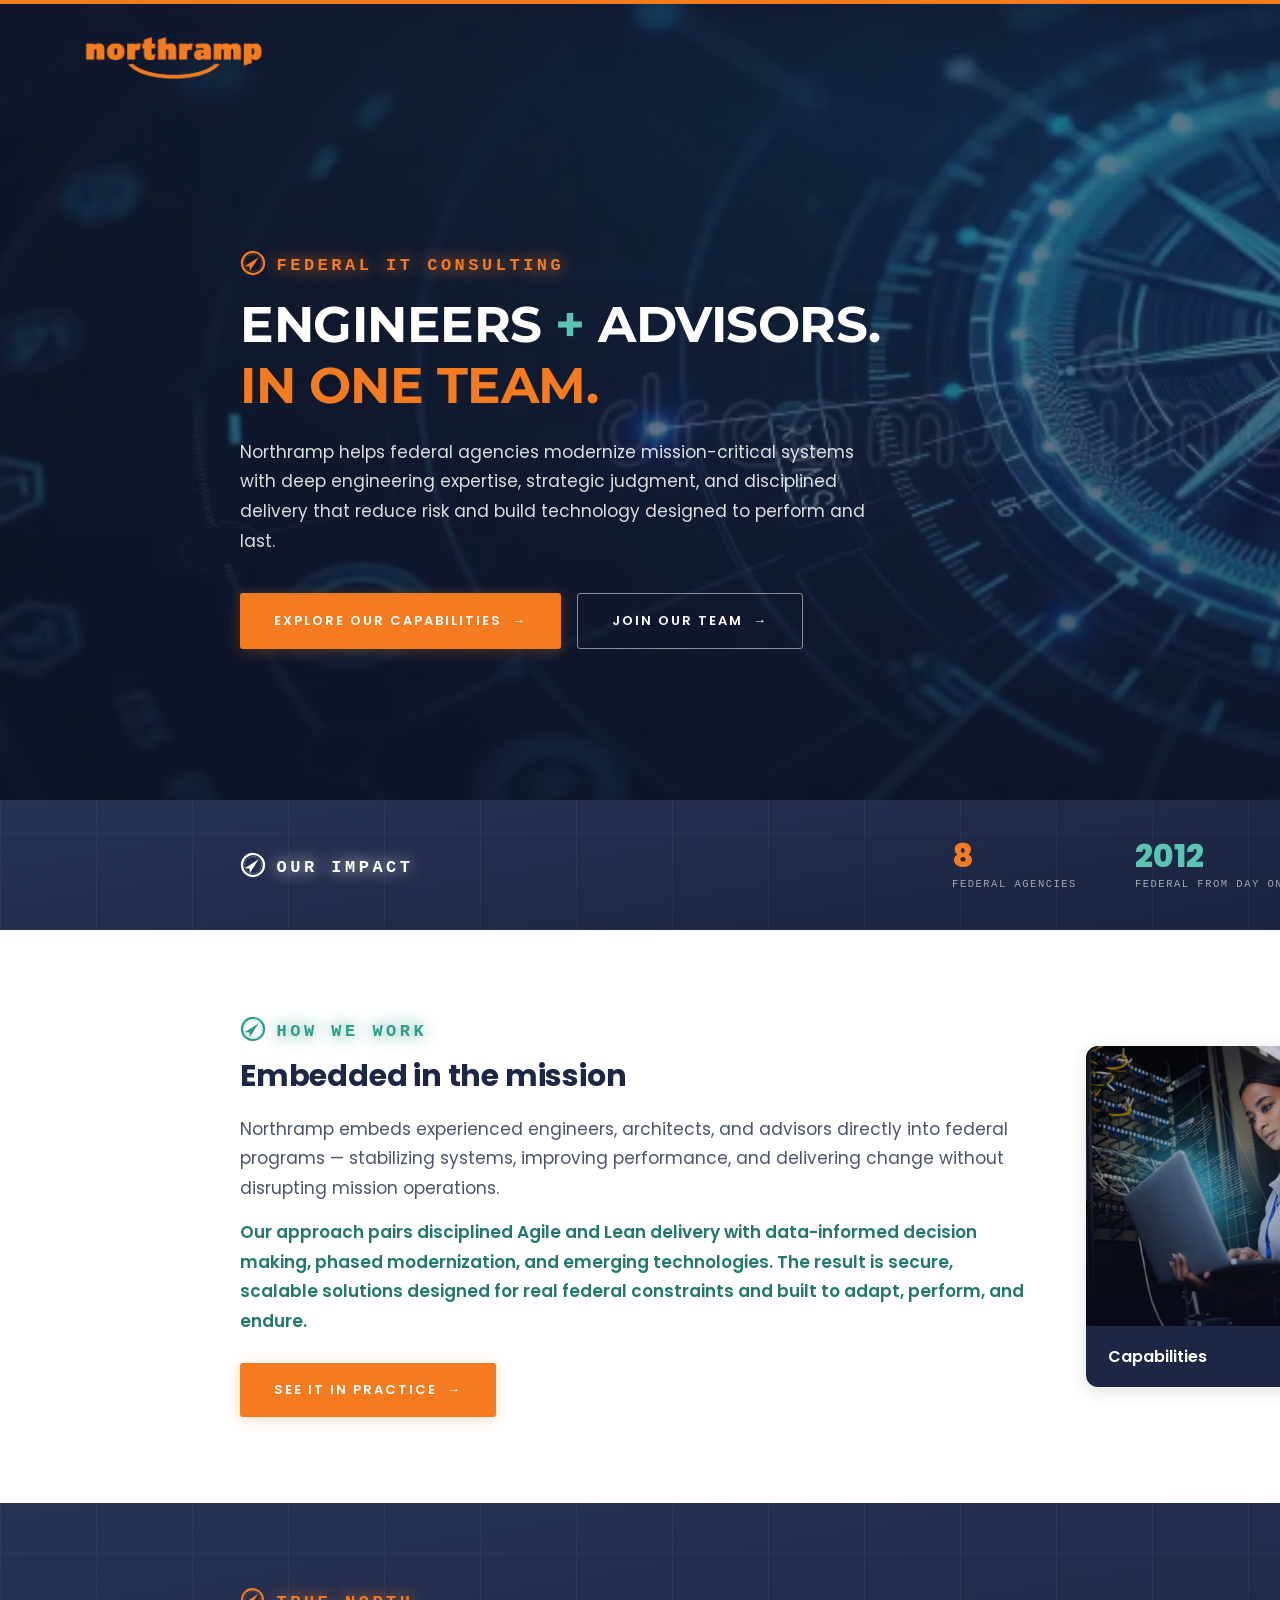
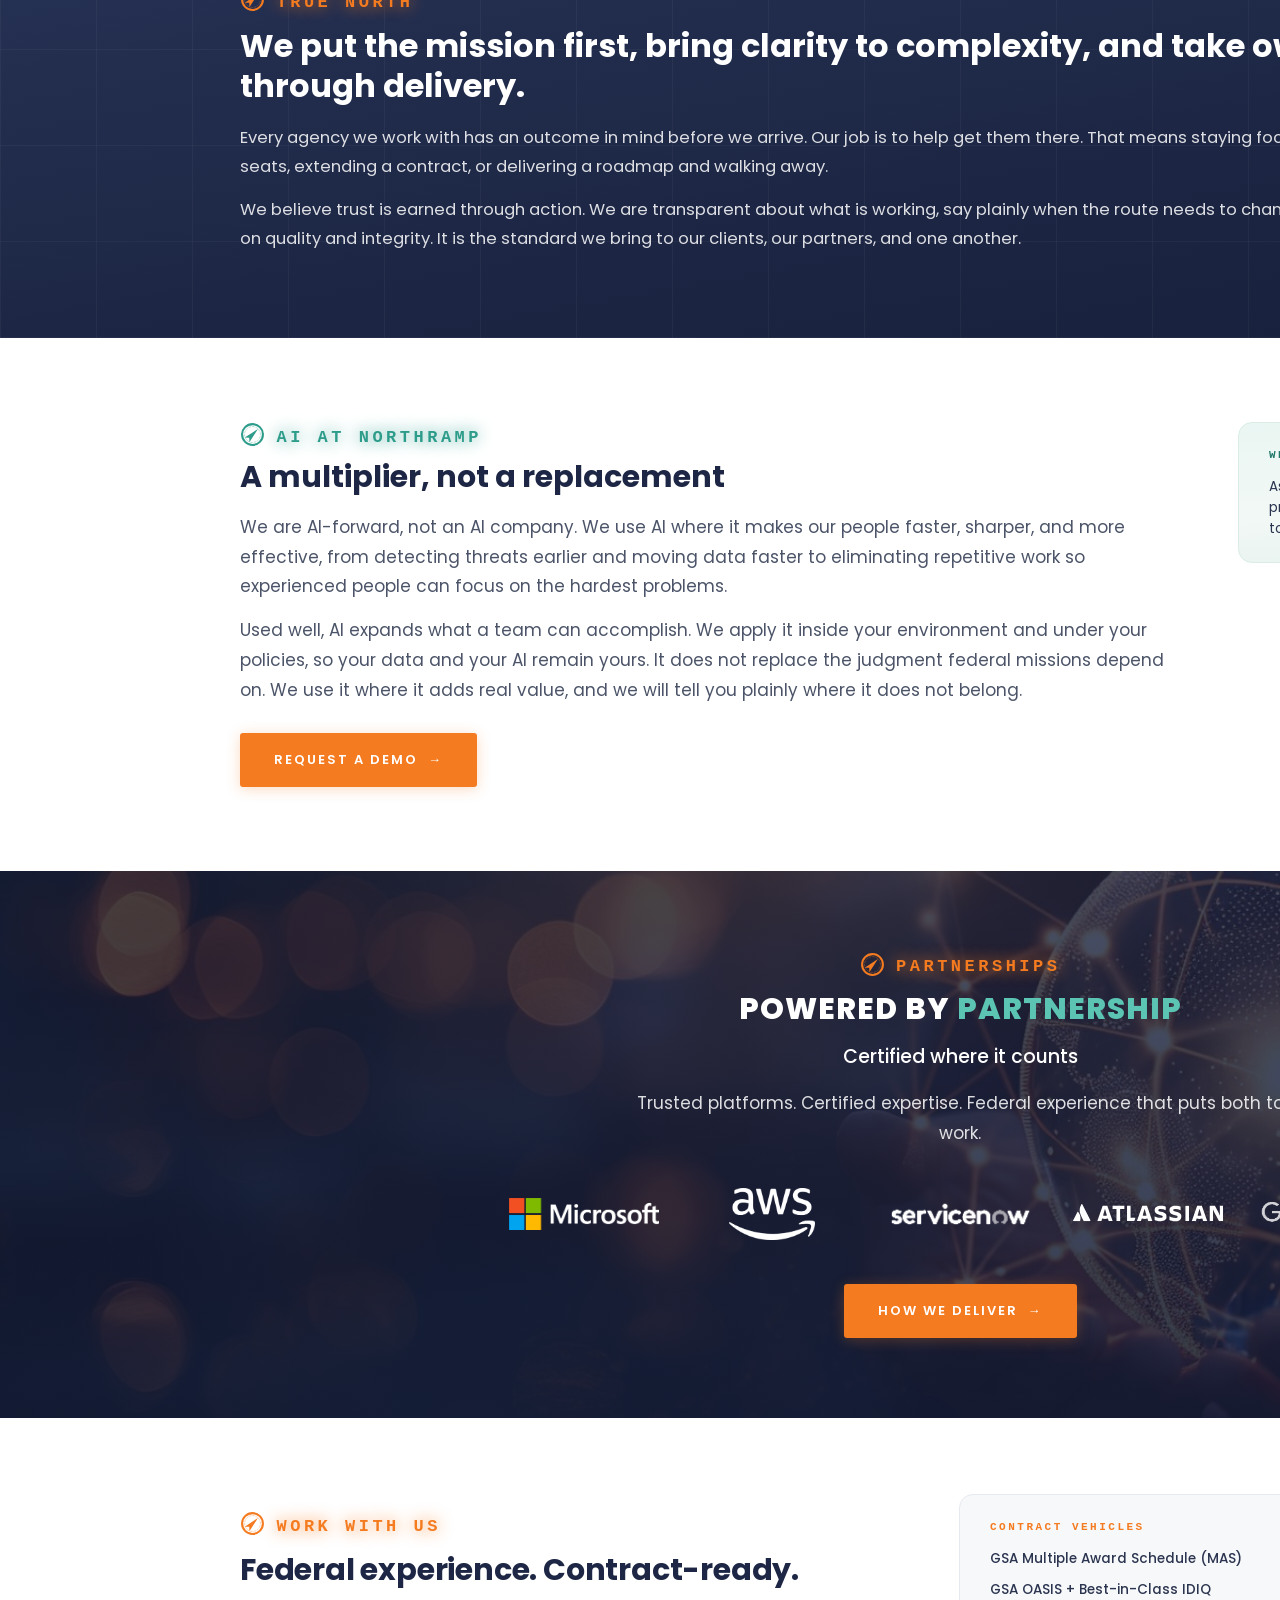
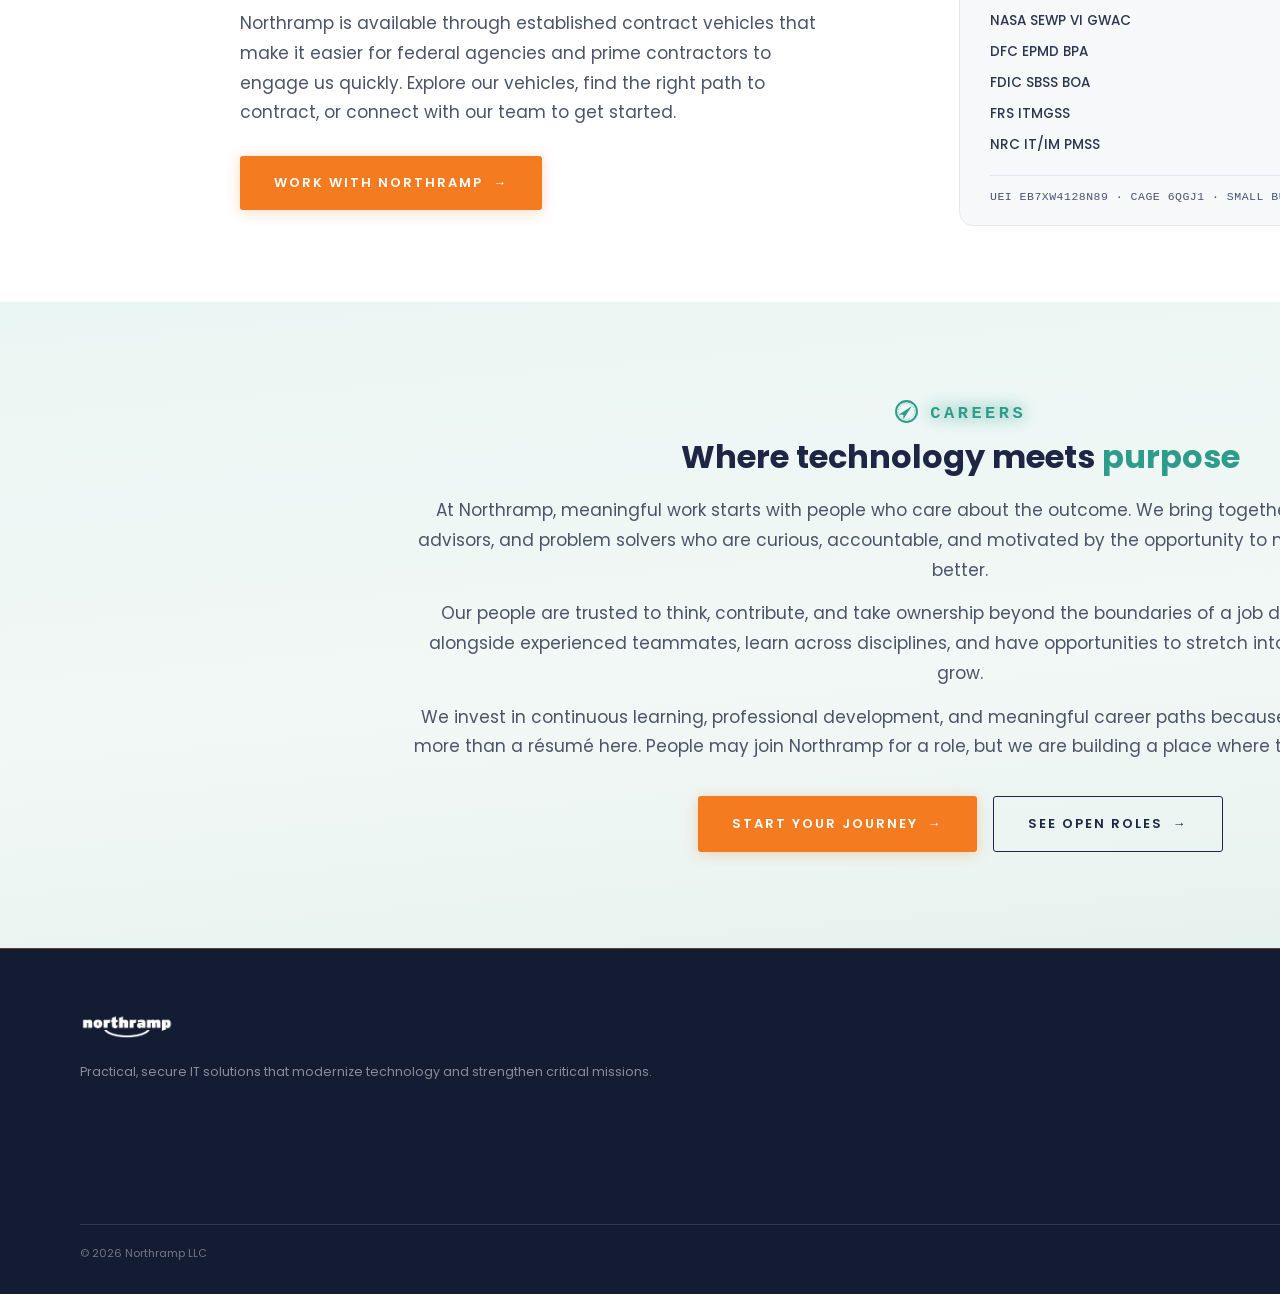
<file: index.html>
<!DOCTYPE html>
<html lang="en">

<head>
  <meta charset="utf-8">
  <meta name="viewport" content="width=1920">
  <title>Northramp | Federal IT Consulting & Modernization</title>
  <meta name="description"
    content="Practical, secure IT solutions that modernize technology and strengthen critical missions.">
  <link rel="icon" type="image/svg+xml" href="images/favicon.svg">
  <link rel="stylesheet" href="css/styles.css">
</head>

<body id="top">

  <div class="page">

    <div class="hdr">
      <a href="index.html">
        <img src="images/logo-northramp.png" alt="northramp">
      </a>
      <div class="nav"><a href="capabilities.html">Capabilities</a><a href="careers.html">Careers</a><a
          href="about.html">About</a><a href="contact.html">Contact</a></div>
    </div>
    <div class="hero" style="height:800px">
      <video src="images/hero-compass.mp4" poster="images/hero-compass-poster.webp" autoplay="" muted="" loop=""
        playsinline=""></video>
      <div class="scrim"></div>
      <div class="wrap" style="position:relative;padding-top:250px">
        <div class="k">Federal IT Consulting</div>
        <div
          style="font-family:'Montserrat',sans-serif;font-size:50px;font-weight:700;color:#fff;letter-spacing:-.5px;line-height:1.22;margin-top:18px">
          ENGINEERS <span style="color:#5BC4B2">+</span> ADVISORS.<br><span style="color:#f47b20">IN ONE TEAM.</span>
        </div>
        <div class="p" style="max-width:650px;margin:22px 0 0;color:rgba(255,255,255,.85);font-size:17px">
          Northramp helps federal agencies modernize mission-critical systems with deep engineering expertise, strategic judgment, and disciplined delivery that reduce risk and build technology designed to perform and last.
        </div>
        <div style="display:flex;gap:16px;margin-top:36px"><a class="btn" href="capabilities.html">EXPLORE OUR
            CAPABILITIES</a><a class="btn ghost" href="careers.html">JOIN OUR TEAM</a></div>
      </div>
    </div>
    <div class="navy" style="padding:40px 0;position:relative">
      <div class="wrap" style="display:flex;align-items:center;justify-content:space-between;gap:40px">
        <div class="k" style="flex:none;color:#fff;margin:0">Our Impact</div>
        <div style="display:flex;gap:58px">
          <div>
            <div style="font-size:32px;font-weight:800;color:#f47b20;line-height:1">8</div>
            <div class="mono" style="font-size:10.5px;letter-spacing:1.5px;color:rgba(255,255,255,.6);margin-top:6px">
              FEDERAL AGENCIES</div>
          </div>
          <div>
            <div style="font-size:32px;font-weight:800;color:#5BC4B2;line-height:1">2012</div>
            <div class="mono" style="font-size:10.5px;letter-spacing:1.5px;color:rgba(255,255,255,.6);margin-top:6px">
              FEDERAL FROM DAY ONE</div>
          </div>
          <div>
            <div style="font-size:32px;font-weight:800;color:#F2A81D;line-height:1">99.9%+</div>
            <div class="mono" style="font-size:10.5px;letter-spacing:1.5px;color:rgba(255,255,255,.6);margin-top:6px">
              UPTIME ON 24/7 SYSTEMS</div>
          </div>
          <div>
            <div style="font-size:32px;font-weight:800;color:#fff;line-height:1">6×</div>
            <div class="mono" style="font-size:10.5px;letter-spacing:1.5px;color:rgba(255,255,255,.6);margin-top:6px">
              TOP WORKPLACE</div>
          </div>
        </div>
      </div>
    </div>
    <div style="background:#fff;padding:86px 0;position:relative">
      <div class="wrap" style="display:flex;gap:54px;align-items:center">
        <div style="flex:1">
          <div class="k" style="color:#2E9C8B">How We Work</div>
          <div style="font-size:30px;font-weight:700;color:#1d2745;margin-top:12px;letter-spacing:-.2px">
            Embedded in the mission
          </div>
          <div class="p" style="margin-top:16px">
            Northramp embeds experienced engineers, architects, and advisors
            directly into federal programs — stabilizing systems, improving performance, and delivering change without
            disrupting mission operations.</div>
          <div class="p" style="margin-top:14px;font-weight:600;color:#22796b">
            Our approach pairs disciplined Agile and Lean delivery with data-informed decision making, phased modernization, and emerging technologies. The result is secure, scalable solutions designed for real federal constraints and built to adapt, perform, and endure.
          </div>
          <div style="margin-top:26px"><a class="btn" href="capabilities.html#proof">SEE IT IN PRACTICE</a></div>
        </div>
        <a href="capabilities.html" class="scard"
          style="width:270px;flex:none;display:block;border-radius:12px;overflow:hidden;box-shadow:0 4px 16px rgba(29,39,69,.14);transition:transform .15s">
          <div class="hero" style="height:280px"><img src="images/engineer-serverroom.jpg"
              alt="Northramp engineer working in a server room">
            <div class="scrim" style="background:linear-gradient(rgba(20,28,55,.15),rgba(20,28,55,.4))"></div>
          </div>
          <div
            style="background:#1d2745;padding:18px 22px;font-size:16px;font-weight:600;color:#fff;display:flex;justify-content:space-between;align-items:center">
            Capabilities <span style="color:#f47b20">→</span>
          </div>
        </a>
        <a href="capabilities.html#proof" class="scard"
          style="width:270px;flex:none;display:block;border-radius:12px;overflow:hidden;box-shadow:0 4px 16px rgba(29,39,69,.14);transition:transform .15s">
          <div class="hero" style="height:280px"><img src="images/adobestock-158276221.jpg"
              alt="Federal government architecture, Washington DC">
            <div class="scrim" style="background:linear-gradient(rgba(20,28,55,.15),rgba(20,28,55,.4))"></div>
          </div>
          <div
            style="background:#f47b20;padding:18px 22px;font-size:16px;font-weight:600;color:#fff;display:flex;justify-content:space-between;align-items:center">
            Proof in Production <span style="color:#fff">→</span></div>
        </a>
      </div>
    </div>
    <div class="navy" style="padding:84px 0;position:relative">
      <div class="wrap">
        <div class="k">True North</div>
        <div style="font-size:32px;font-weight:700;color:#fff;margin-top:14px;line-height:1.25">
          We put the mission first, bring clarity to complexity, and take ownership from decision through delivery.
        </div>
        <div class="p" style="margin-top:18px;font-size:16.5px;">
          Every agency we work with has an outcome in mind before we arrive. Our job is to help get them there. That means
          staying focused on the intended result, not simply filling seats, extending a contract, or delivering a roadmap and
          walking away.
        </div>
        <div class="p" style="margin-top:14px;font-size:16.5px;">
          We believe trust is earned through action. We are transparent about what is working, say plainly when the route
          needs to change, adapt as conditions evolve, and hold the line on quality and integrity.
          It is the standard we bring to our clients, our partners, and one another.
        </div>
      </div>
      </div>
    <div style="background:#fff;padding:84px 0;position:relative">
      <div class="wrap" style="display:flex;gap:60px;align-items:flex-start">
        <div style="flex:1">
          <div class="k" style="color:#2E9C8B">AI at Northramp</div>
          <div style="font-size:30px;font-weight:700;color:#1d2745;margin-top:12px;line-height:1.25">A multiplier, not a
            replacement</div>
          <div class="p" style="margin-top:16px">
            We are AI-forward, not an AI company. We use AI where it makes our people faster, sharper, and more effective, from detecting threats earlier and moving data faster to eliminating repetitive work so experienced people can focus on the hardest problems.
          </div>
          <div class="p" style="margin-top:14px">
            Used well, AI expands what a team can accomplish. We apply it inside your environment and under your policies, so your data and your AI remain yours. It does not replace the judgment federal missions depend on. We use it where it adds real value, and we will tell you plainly where it does not belong.
          </div>
          <div style="margin-top:28px"><a class="btn" href="contact.html">REQUEST A DEMO</a></div>
        </div>
        <div
          style="flex:none;width:380px;background:linear-gradient(175deg,#EAF6F3 0%,#F2F8F6 55%,#E4F1ED 100%);border:1px solid #d9ece6;border-radius:14px;padding:26px 30px 22px">
          <div class="mono" style="font-size:11px;font-weight:700;letter-spacing:2.5px;color:#22796b">WHERE AI MULTIPLIES YOUR TEAM
          </div>
          <div style="display:flex;flex-direction:column;gap:13px;margin-top:16px">
            <div style="font-size:13.5px;line-height:1.55;color:#2c3550">
              As a trusted advisor, we help federal agencies make practical, informed decisions about where AI fits, how to govern it, and how to put it to work responsibly.
            </div>
          </div>
        </div>
      </div>
    </div>
    <div class="hero" style="text-align:center;padding:80px 64px"><img src="images/adobestock-701571731.jpg"
        alt="Connected globe held in hands">
      <div class="scrim" style="background:linear-gradient(rgba(20,28,55,.78),rgba(20,28,55,.85))"></div>
      <div class="k" style="position:relative;display:block">Partnerships</div>
      <div style="position:relative;font-size:30px;font-weight:800;letter-spacing:1px;color:#fff;margin-top:10px">
        POWERED BY <span style="color:#5BC4B2">PARTNERSHIP</span></div>
      <div style="position:relative;font-size:19px;font-weight:500;color:#fff;margin-top:10px">Certified where it counts
      </div>
      <div class="p" style="position:relative;max-width:680px;margin:18px auto 34px;color:rgba(255,255,255,.85)">
        Trusted platforms. Certified expertise. Federal experience that puts both to work.
      </div>
      <div style="position:relative;display:flex;gap:18px;justify-content:center;flex-wrap:wrap">
        <div style="width:170px;height:64px;display:flex;align-items:center;justify-content:center"><img
            src="images/partner-microsoft.png" alt="Microsoft" style="width:150px;height:auto;display:block"></div>
        <div style="width:170px;height:64px;display:flex;align-items:center;justify-content:center"><img
            src="images/partner-aws.png" alt="AWS" style="height:52px;width:auto;display:block"></div>
        <div style="width:170px;height:64px;display:flex;align-items:center;justify-content:center"><img
            src="images/partner-servicenow.png" alt="ServiceNow" style="width:145px;height:auto;display:block"></div>
        <div style="width:170px;height:64px;display:flex;align-items:center;justify-content:center"><img
            src="images/partner-atlassian.svg" alt="Atlassian" style="width:150px;height:auto;display:block"></div>
        <div style="width:170px;height:64px;display:flex;align-items:center;justify-content:center"><img
            src="images/partner-googlecloud.png" alt="Google Cloud" style="width:150px;height:auto;display:block"></div>
      </div>
      <div style="position:relative;margin-top:38px"><a class="btn" href="capabilities.html#proof">HOW WE DELIVER</a>
      </div>
    </div>
    <div style="background:#fff;padding:76px 0;position:relative">
      <div class="wrap" style="display:flex;gap:60px;align-items:center">
        <div style="flex:1">
          <div class="k">Work With Us</div>
          <div style="font-size:30px;font-weight:700;color:#1d2745;margin-top:12px;letter-spacing:-.2px">
            Federal experience. Contract-ready.
          </div>
          <div class="p" style="margin-top:16px;max-width:600px">
            Northramp is available through established contract vehicles that make it easier for federal agencies and prime contractors to engage us quickly. Explore our vehicles, find the right path to contract, or connect with our team to get started.
          </div>
          <div style="margin-top:28px"><a class="btn" href="contact.html">WORK WITH NORTHRAMP</a></div>
        </div>
        <div style="flex:1;background:#f7f8fa;border:1px solid #e7e9f0;border-radius:14px;padding:26px 30px 22px">
          <div class="mono" style="font-size:11px;font-weight:700;letter-spacing:2.5px;color:#f47b20">CONTRACT VEHICLES
          </div>
          <div style="display:flex;flex-direction:column;gap:11px;margin-top:16px">
            <div style="font-size:13.5px;color:#2c3550;font-weight:500">GSA Multiple Award Schedule (MAS)</div>
            <div style="font-size:13.5px;color:#2c3550;font-weight:500">GSA OASIS + Best-in-Class IDIQ</div>
            <div style="font-size:13.5px;color:#2c3550;font-weight:500">NASA SEWP VI GWAC</div>
            <div style="font-size:13.5px;color:#2c3550;font-weight:500">DFC EPMD BPA</div>
            <div style="font-size:13.5px;color:#2c3550;font-weight:500">FDIC SBSS BOA</div>
            <div style="font-size:13.5px;color:#2c3550;font-weight:500">FRS ITMGSS</div>
            <div style="font-size:13.5px;color:#2c3550;font-weight:500">NRC IT/IM PMSS</div>
          </div>
          <div class="mono"
            style="border-top:1px solid #e4e6ee;margin-top:20px;padding-top:14px;font-size:11.5px;color:#4a5470;letter-spacing:.5px">
            UEI EB7XW4128N89 · CAGE 6QGJ1 · SMALL BUSINESS</div>
        </div>
      </div>
    </div>
    <div
      style="background:linear-gradient(175deg,#EAF6F3 0%,#F2F8F6 55%,#E4F1ED 100%);padding:96px 0;position:relative">
      <div class="wrap" style="text-align:center">
        <div>
          <div class="k" style="color:#2E9C8B">Careers</div>
          <div style="font-size:32px;font-weight:700;color:#1d2745;margin-top:14px;line-height:1.2">Where technology
            meets <span style="color:#2E9C8B">purpose</span></div>
          <div class="p" style="max-width:1110px;margin:20px auto 0">
            <div class="p" style="margin-top:18px;">
              At Northramp, meaningful work starts with people who care about the outcome. We bring together engineers, architects, advisors, and problem solvers who are curious, accountable, and motivated by the opportunity to make complex things work better.
            </div>
            <div class="p" style="margin-top:14px;">
              Our people are trusted to think, contribute, and take ownership beyond the boundaries of a job description. You will work alongside experienced teammates, learn across disciplines, and have opportunities to stretch into new challenges as you grow.
            </div>
            <div class="p" style="margin-top:14px;">
              We invest in continuous learning, professional development, and meaningful career paths because we want people to build more than a résumé here. People may join Northramp for a role, but we are building a place where they can stay for a career.
            </div>
          </div>
          <div style="display:flex;gap:16px;justify-content:center;margin-top:34px"><a class="btn"
              href="careers.html">START YOUR JOURNEY</a><a class="btn"
              style="background:transparent;color:#1d2745;border:1.5px solid #1d2745;box-shadow:none"
              href="careers.html">SEE OPEN ROLES</a></div>
        </div>
      </div>
    </div>
    <div class="ftr">
      <div style="display:flex;justify-content:space-between;gap:48px;align-items:flex-start">
        <div><img src="images/logo-northramp.png" alt="northramp"
            style="height:26px;filter:brightness(0) invert(1)">
          <div style="font-size:12.5px;line-height:1.8;color:rgba(255,255,255,.5);margin-top:16px">Practical, secure IT
            solutions that modernize technology and strengthen critical missions.</div>
        </div>
        <div style="display:flex;gap:72px">
          <div>
            <div class="fh">EXPLORE</div>
            <div style="display:flex;flex-direction:column;gap:10px;font-size:13px"><a href="#top">Home</a><a
                href="capabilities.html">Capabilities</a><a href="careers.html">Careers</a><a
                href="about.html">About</a><a href="contact.html">Contact</a></div>
          </div>
          <div>
            <div class="fh">CONTACT</div>
            <div style="font-size:13px;line-height:2.1;color:rgba(255,255,255,.65)">1818 Library Street, Suite
              500<br>Reston, VA 20190<br>(866) 602-8688<br><a href="contact.html">info@northramp.com</a></div>
          </div>
          <div>
            <div class="fh">CONTRACT DATA</div>
            <div class="mono" style="font-size:12px;line-height:2.2;color:rgba(255,255,255,.65)">
              UEI&nbsp;&nbsp;EB7XW4128N89<br>CAGE&nbsp;&nbsp;6QGJ1<br>GSA MAS GS35F496BA</div>
          </div>
        </div>
      </div>
      <div
        style="border-top:1px solid rgba(255,255,255,.12);margin-top:40px;padding-top:20px;display:flex;justify-content:space-between;font-size:11px;color:rgba(255,255,255,.4)">
        <span>© 2026 Northramp LLC</span><span class="mono">FOLLOW · <a
            href="contact.html">LINKEDIN</a></span></div>
    </div>
  </div>

</body>

</html>
</file>
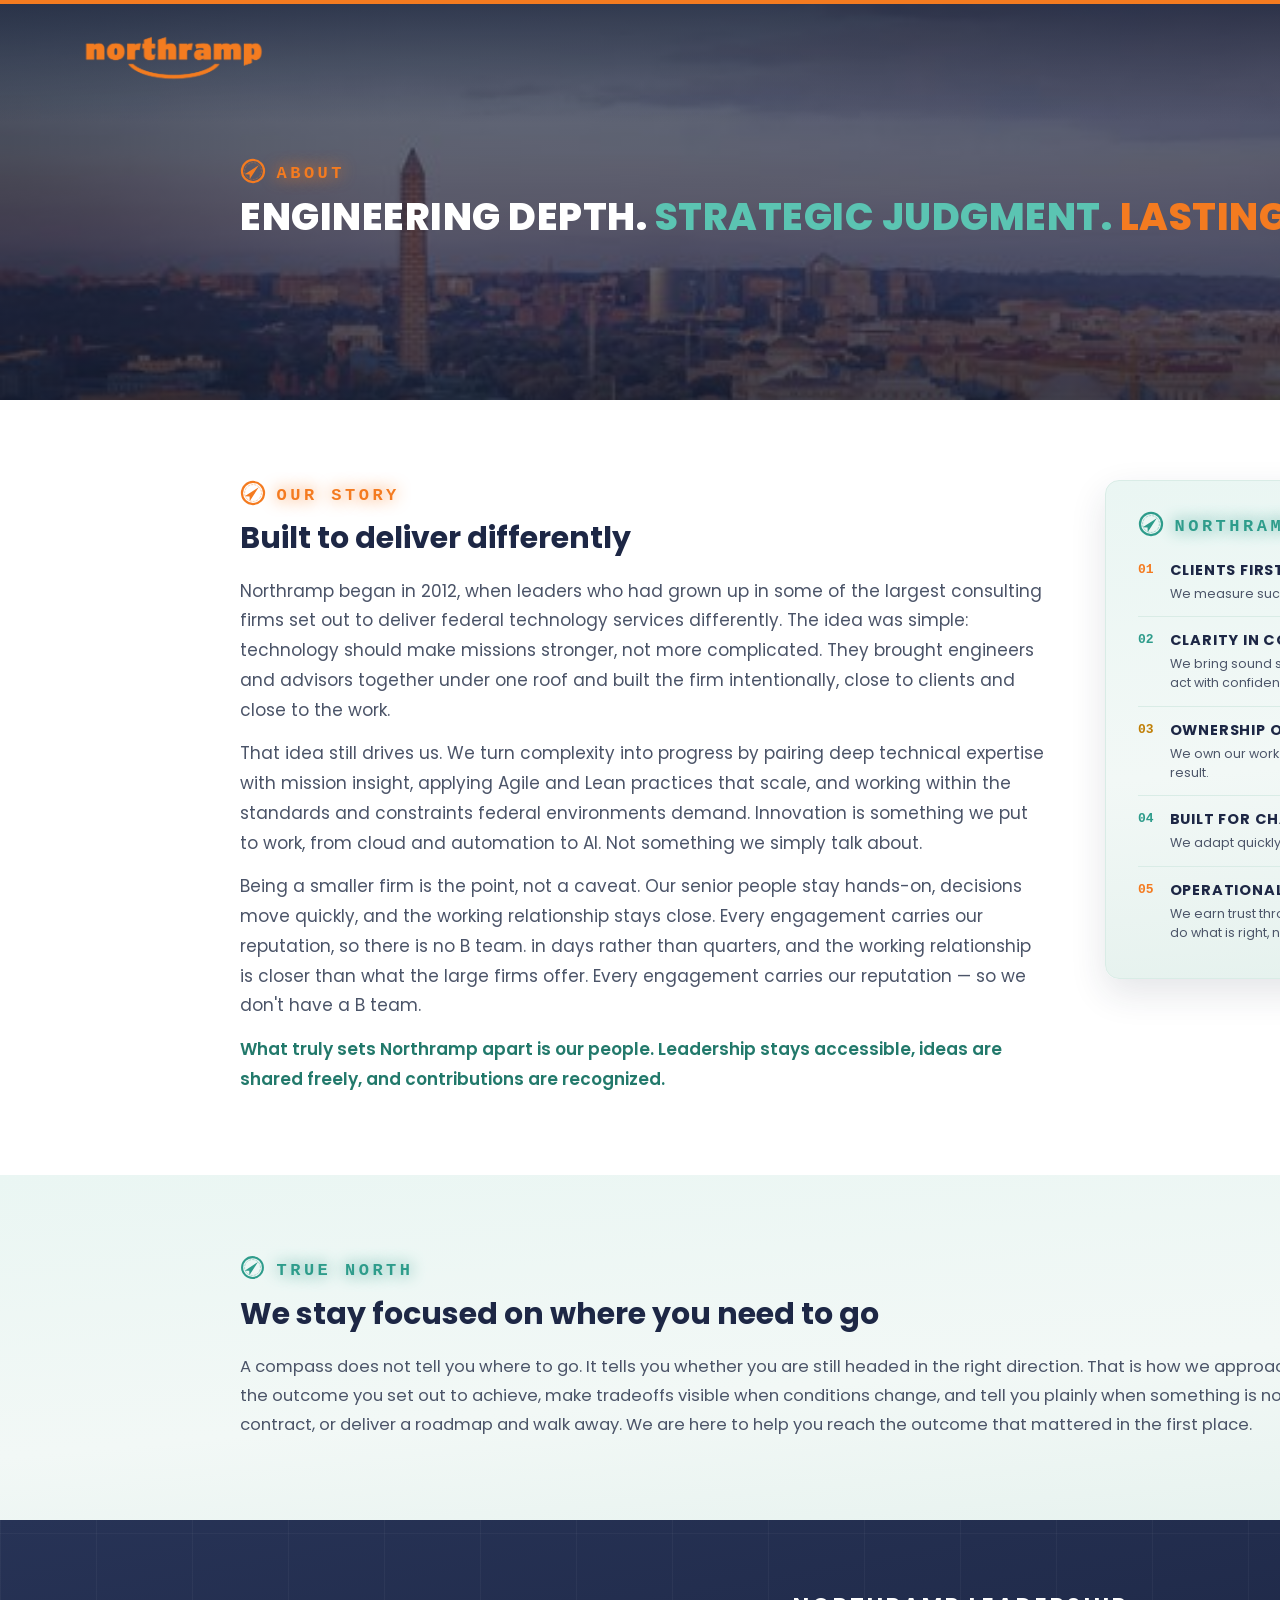
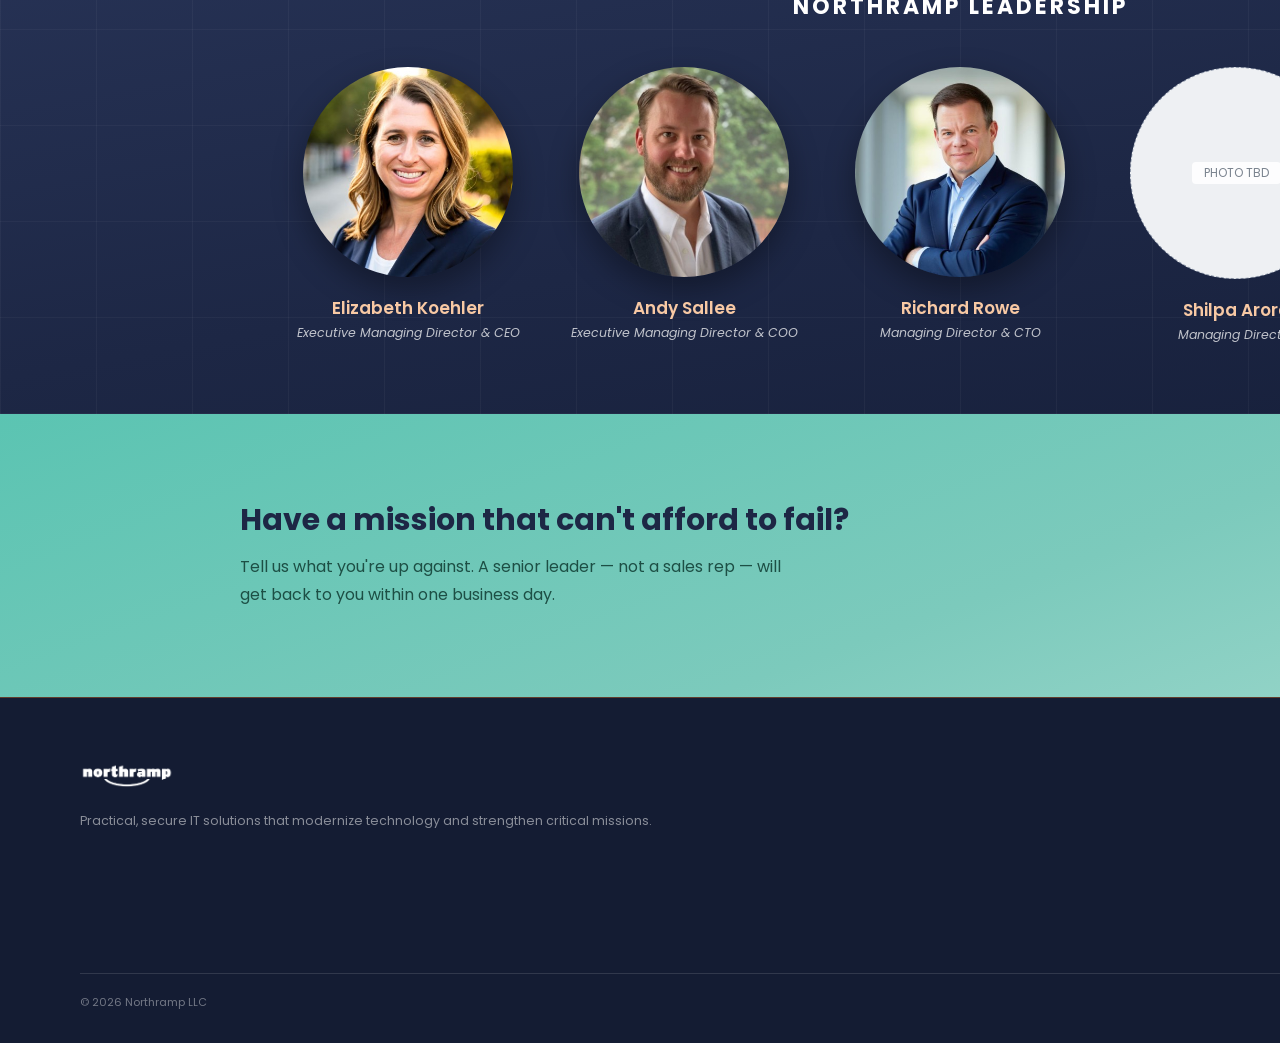
<file: about.html>
<!DOCTYPE html>
<html lang="en">

<head>
  <meta charset="utf-8">
  <meta name="viewport" content="width=1920">
  <title>About | Built to Deliver Differently Since 2012</title>
  <meta name="description"
    content="Federal IT consulting firm pairing engineers and advisors under one roof since 2012.">
  <link rel="icon" type="image/svg+xml" href="images/favicon.svg">
  <link rel="stylesheet" href="css/styles.css">
</head>

<body id="top">

  <div class="page">

    <div class="hdr">
      <a href="index.html">
        <img src="images/logo-northramp.png" alt="northramp">
      </a>
      <div class="nav"><a href="capabilities.html">Capabilities</a><a href="careers.html">Careers</a><b>About</b><a
          href="contact.html">Contact</a></div>
    </div>
    <div class="hero" style="height:400px">
      <img src="images/careers-culture-2.png" alt="Team collaborating around a table" style="object-position:50% 30%">
      <div class="scrim"></div>
      <div class="wrap" style="position:relative;padding-top:158px">
        <div class="k">About</div>
        <div
          style="font-size:38px;font-weight:800;color:#fff;margin-top:10px;letter-spacing:.5px;line-height:1.2;">
          ENGINEERING DEPTH. <span style="color: #5BC4B2">STRATEGIC JUDGMENT.</span> <span style="color:#f47b20">LASTING IMPACT.</span>
        </div>
      </div>
    </div>    
    <div style="background:#fff;padding:80px 0;position:relative">
      <div class="wrap" style="display:flex;gap:60px;align-items:flex-start">
        <div style="flex:1.4">
          <div class="k">Our Story</div>
          <div style="font-size:30px;font-weight:700;color:#1d2745;margin-top:10px">Built to deliver differently</div>
          <div class="p" style="margin-top:16px">
            Northramp began in 2012, when leaders who had grown up in some of the largest consulting firms set out to deliver federal technology services differently. The idea was simple: technology should make missions stronger, not more complicated.
            They brought engineers and advisors together under one roof and built the firm intentionally, close to clients and close to the work.
          </div>
          <div class="p" style="margin-top:14px">
            That idea still drives us. We turn complexity into progress by pairing deep technical expertise with mission insight, applying Agile and Lean practices that scale, and working within the standards and constraints federal environments demand. Innovation is something we put to work, from cloud and automation to AI. Not something we simply talk about.
          </div>
          <div class="p" style="margin-top:14px">
            Being a smaller firm is the point, not a caveat. Our senior people stay hands-on, decisions move quickly, and the working relationship stays close. Every engagement carries our reputation, so there is no B team. in days rather than quarters, and the working relationship is closer than what the large firms offer. Every engagement carries our reputation — so we don't have a B team.
          </div>
          <div class="p" style="margin-top:14px;font-weight:600;color:#22796b">What truly sets Northramp apart is our
            people. Leadership stays accessible, ideas are shared freely, and contributions are recognized.</div>

        </div>
        <div style="flex:1">
          <div
            style="background:linear-gradient(175deg,#EAF6F3 0%,#F2F8F6 55%,#E4F1ED 100%);border:1px solid #d9ece6;border-radius:14px;padding:30px 32px 22px;box-shadow:0 14px 36px rgba(29,39,69,.12);position:relative;overflow:hidden">
            <svg width="300" height="300" viewBox="0 0 24 24" fill="none"
              style="position:absolute;right:-70px;bottom:-70px;transform:rotate(8deg);opacity:.09">
              <circle cx="12" cy="12" r="10.6" stroke="#1d2745" stroke-width="1.1"></circle>
              <circle cx="12" cy="12" r="8.9" stroke="#1d2745" stroke-width=".35" stroke-dasharray=".18 .55"></circle>
              <path d="M12 4.6L15.2 19.4 12 16.4 8.8 19.4Z" transform="rotate(45 12 12)" fill="#1d2745"></path>
            </svg>
            <div class="k" style="color:#2E9C8B;position:relative">Northramp Values</div>
            <div style="margin-top:10px;position:relative">
              <div style="display:flex;gap:16px;align-items:flex-start;padding:13px 0;border-bottom:1px solid #d9ece6">
                <span class="mono"
                  style="font-size:13px;font-weight:700;color:#f47b20;padding-top:2px;flex:none">01</span><span><span
                    style="display:block;font-size:14.5px;font-weight:700;color:#1d2745;letter-spacing:.8px">CLIENTS
                    FIRST, ALWAYS</span><span
                    style="display:block;font-size:12.5px;color:#4b5468;margin-top:3px;line-height:1.55">We measure
                    success by client outcomes, not activity or intent.</span></span></div>
              <div style="display:flex;gap:16px;align-items:flex-start;padding:13px 0;border-bottom:1px solid #d9ece6">
                <span class="mono"
                  style="font-size:13px;font-weight:700;color:#2E9C8B;padding-top:2px;flex:none">02</span><span><span
                    style="display:block;font-size:14.5px;font-weight:700;color:#1d2745;letter-spacing:.8px">CLARITY IN
                    COMPLEXITY</span><span
                    style="display:block;font-size:12.5px;color:#4b5468;margin-top:3px;line-height:1.55">We bring sound
                    sound judgment and disciplined execution so teams can act with confidence.</span></span></div>
              <div style="display:flex;gap:16px;align-items:flex-start;padding:13px 0;border-bottom:1px solid #d9ece6">
                <span class="mono"
                  style="font-size:13px;font-weight:700;color:#c07f06;padding-top:2px;flex:none">03</span><span><span
                    style="display:block;font-size:14.5px;font-weight:700;color:#1d2745;letter-spacing:.8px">OWNERSHIP
                    OVER EGO</span><span
                    style="display:block;font-size:12.5px;color:#4b5468;margin-top:3px;line-height:1.55">We own our work
                    from decision to delivery and stay accountable for the result.</span></span></div>
              <div style="display:flex;gap:16px;align-items:flex-start;padding:13px 0;border-bottom:1px solid #d9ece6">
                <span class="mono"
                  style="font-size:13px;font-weight:700;color:#2E9C8B;padding-top:2px;flex:none">04</span><span><span
                    style="display:block;font-size:14.5px;font-weight:700;color:#1d2745;letter-spacing:.8px">BUILT FOR
                    CHANGE</span><span
                    style="display:block;font-size:12.5px;color:#4b5468;margin-top:3px;line-height:1.55">We adapt
                    quickly and treat change as an opportunity to improve.</span></span></div>
              <div style="display:flex;gap:16px;align-items:flex-start;padding:13px 0;"><span class="mono"
                  style="font-size:13px;font-weight:700;color:#f47b20;padding-top:2px;flex:none">05</span><span><span
                    style="display:block;font-size:14.5px;font-weight:700;color:#1d2745;letter-spacing:.8px">OPERATIONAL
                    INTEGRITY</span><span
                    style="display:block;font-size:12.5px;color:#4b5468;margin-top:3px;line-height:1.55">We earn trust
                    through authenticity, uphold standards under pressure, and do what is right, not what is easy.</span></span></div>
            </div>
          </div>
        </div>
      </div>
    </div>
    <div
      style="background:linear-gradient(175deg,#EAF6F3 0%,#F2F8F6 55%,#E4F1ED 100%);padding:80px 0;position:relative;overflow:hidden">
      <svg width="380" height="380" viewBox="0 0 24 24" fill="none"
        style="position:absolute;right:-70px;top:50%;transform:translateY(-50%) rotate(8deg);opacity:.1">
        <circle cx="12" cy="12" r="10.6" stroke="#1d2745" stroke-width="1.1"></circle>
        <circle cx="12" cy="12" r="8.9" stroke="#1d2745" stroke-width=".35" stroke-dasharray=".18 .55"></circle>
        <path d="M12 4.6L15.2 19.4 12 16.4 8.8 19.4Z" transform="rotate(45 12 12)" fill="#1d2745"></path>
      </svg>
      <div class="wrap" style="position:relative;">
        <div class="k" style="color:#2E9C8B">True North</div>
        <div style="font-size:30px;font-weight:700;color:#1d2745;margin-top:12px">We stay focused on where you need to go</div>
        <div class="p" style="margin-top:16px;font-size:16.5px">
          A compass does not tell you where to go. It tells you whether you are still headed in the right direction.

          That is how we approach every engagement. We keep our bearing on the outcome you set out to achieve, make tradeoffs visible when conditions change, and tell you plainly when something is not working.

          We are not here to fill seats, extend a contract, or deliver a roadmap and walk away. We are here to help you reach the outcome that mattered in the first place.

        </div>
      </div>
    </div>
    <div class="navy" style="text-align:center;padding:70px 64px;position:relative">
      <div style="font-size:22px;font-weight:700;letter-spacing:3px">NORTHRAMP LEADERSHIP</div>
      <div style="display:flex;gap:46px;justify-content:center;margin-top:44px;flex-wrap:wrap">
        <div style="width:230px"><img src="images/leadership-koehler.png" alt="Elizabeth Koehler"
            style="width:210px;height:210px;border-radius:50%;object-fit:cover;display:block;margin:0 auto;box-shadow:0 12px 30px rgba(0,0,0,.35)">
          <div style="font-size:17px;color:#f8c9a4;margin-top:18px;font-weight:600">Elizabeth Koehler</div>
          <div style="font-size:12.5px;opacity:.72;font-style:italic;margin-top:3px">Executive Managing Director &amp;
            CEO</div>
        </div>
        <div style="width:230px"><img src="images/leadership-sallee.png" alt="Andy Sallee"
            style="width:210px;height:210px;border-radius:50%;object-fit:cover;display:block;margin:0 auto;box-shadow:0 12px 30px rgba(0,0,0,.35)">
          <div style="font-size:17px;color:#f8c9a4;margin-top:18px;font-weight:600">Andy Sallee</div>
          <div style="font-size:12.5px;opacity:.72;font-style:italic;margin-top:3px">Executive Managing Director &amp;
            COO</div>
        </div>
        <div style="width:230px"><img src="images/leadership-rowe.png" alt="Richard Rowe"
            style="width:210px;height:210px;border-radius:50%;object-fit:cover;display:block;margin:0 auto;box-shadow:0 12px 30px rgba(0,0,0,.35)">
          <div style="font-size:17px;color:#f8c9a4;margin-top:18px;font-weight:600">Richard Rowe</div>
          <div style="font-size:12.5px;opacity:.72;font-style:italic;margin-top:3px">Managing Director &amp; CTO</div>
        </div>
        <div style="width:230px">
          <div class="ph" style="width:210px;height:210px;border-radius:50%;margin:0 auto"><span>PHOTO TBD</span></div>
          <div style="font-size:17px;color:#f8c9a4;margin-top:18px;font-weight:600">Shilpa Arora</div>
          <div style="font-size:12.5px;opacity:.72;font-style:italic;margin-top:3px">Managing Director</div>
        </div>
        <div style="width:230px">
          <div class="ph" style="width:210px;height:210px;border-radius:50%;margin:0 auto"><span>PHOTO TBD</span></div>
          <div style="font-size:17px;color:#f8c9a4;margin-top:18px;font-weight:600">Patrick Chapman</div>
          <div style="font-size:12.5px;opacity:.72;font-style:italic;margin-top:3px">Managing Director</div>
        </div>
      </div>
    </div>
    <div
      style="background:linear-gradient(160deg,#5BC4B2 0%,#7CCABC 55%,#A8DCD1 100%);padding:88px 0;position:relative;overflow:hidden">
      <svg width="430" height="430" viewBox="0 0 24 24" fill="none"
        style="position:absolute;right:-85px;top:50%;transform:translateY(-50%) rotate(8deg);opacity:.13">
        <circle cx="12" cy="12" r="10.6" stroke="#1d2745" stroke-width="1.1"></circle>
        <circle cx="12" cy="12" r="8.9" stroke="#1d2745" stroke-width=".35" stroke-dasharray=".18 .55"></circle>
        <path d="M12 4.6L15.2 19.4 12 16.4 8.8 19.4Z" transform="rotate(45 12 12)" fill="#1d2745"></path>
      </svg>
      <div class="wrap"
        style="position:relative;display:flex;align-items:center;justify-content:space-between;gap:64px">
        <div>
          <div style="font-size:30px;font-weight:700;color:#1d2745;line-height:1.25">Have a mission that can't afford
            to fail?</div>
          <div class="p" style="margin-top:14px;color:#1d4f45;max-width:560px;font-size:16px">Tell us what you're up
            against. A senior leader — not a sales rep — will get back to you within one business day.</div>
        </div>
        <a class="btn"
          style="flex:none;font-size:13px;padding:17px 34px;background:#1d2745;box-shadow:0 8px 24px rgba(20,28,55,.35)"
          href="contact.html">TALK TO OUR TEAM</a>
      </div>
    </div>
    <div class="ftr">
      <div style="display:flex;justify-content:space-between;gap:48px;align-items:flex-start">
        <div><img src="images/logo-northramp.png" alt="northramp"
            style="height:26px;filter:brightness(0) invert(1)">
          <div style="font-size:12.5px;line-height:1.8;color:rgba(255,255,255,.5);margin-top:16px">Practical, secure IT
            solutions that modernize technology and strengthen critical missions.</div>
        </div>
        <div style="display:flex;gap:72px">
          <div>
            <div class="fh">EXPLORE</div>
            <div style="display:flex;flex-direction:column;gap:10px;font-size:13px"><a href="index.html">Home</a><a
                href="capabilities.html">Capabilities</a><a href="careers.html">Careers</a><a href="#top">About</a><a
                href="contact.html">Contact</a></div>
          </div>
          <div>
            <div class="fh">CONTACT</div>
            <div style="font-size:13px;line-height:2.1;color:rgba(255,255,255,.65)">1818 Library Street, Suite
              500<br>Reston, VA 20190<br>(866) 602-8688<br><a href="contact.html">info@northramp.com</a></div>
          </div>
          <div>
            <div class="fh">CONTRACT DATA</div>
            <div class="mono" style="font-size:12px;line-height:2.2;color:rgba(255,255,255,.65)">
              UEI&nbsp;&nbsp;EB7XW4128N89<br>CAGE&nbsp;&nbsp;6QGJ1<br>GSA MAS GS35F496BA</div>
          </div>
        </div>
      </div>
      <div
        style="border-top:1px solid rgba(255,255,255,.12);margin-top:40px;padding-top:20px;display:flex;justify-content:space-between;font-size:11px;color:rgba(255,255,255,.4)">
        <span>© 2026 Northramp LLC</span><span class="mono">FOLLOW · <a
            href="contact.html">LINKEDIN</a></span></div>
    </div>
  </div>

</body>

</html>
</file>
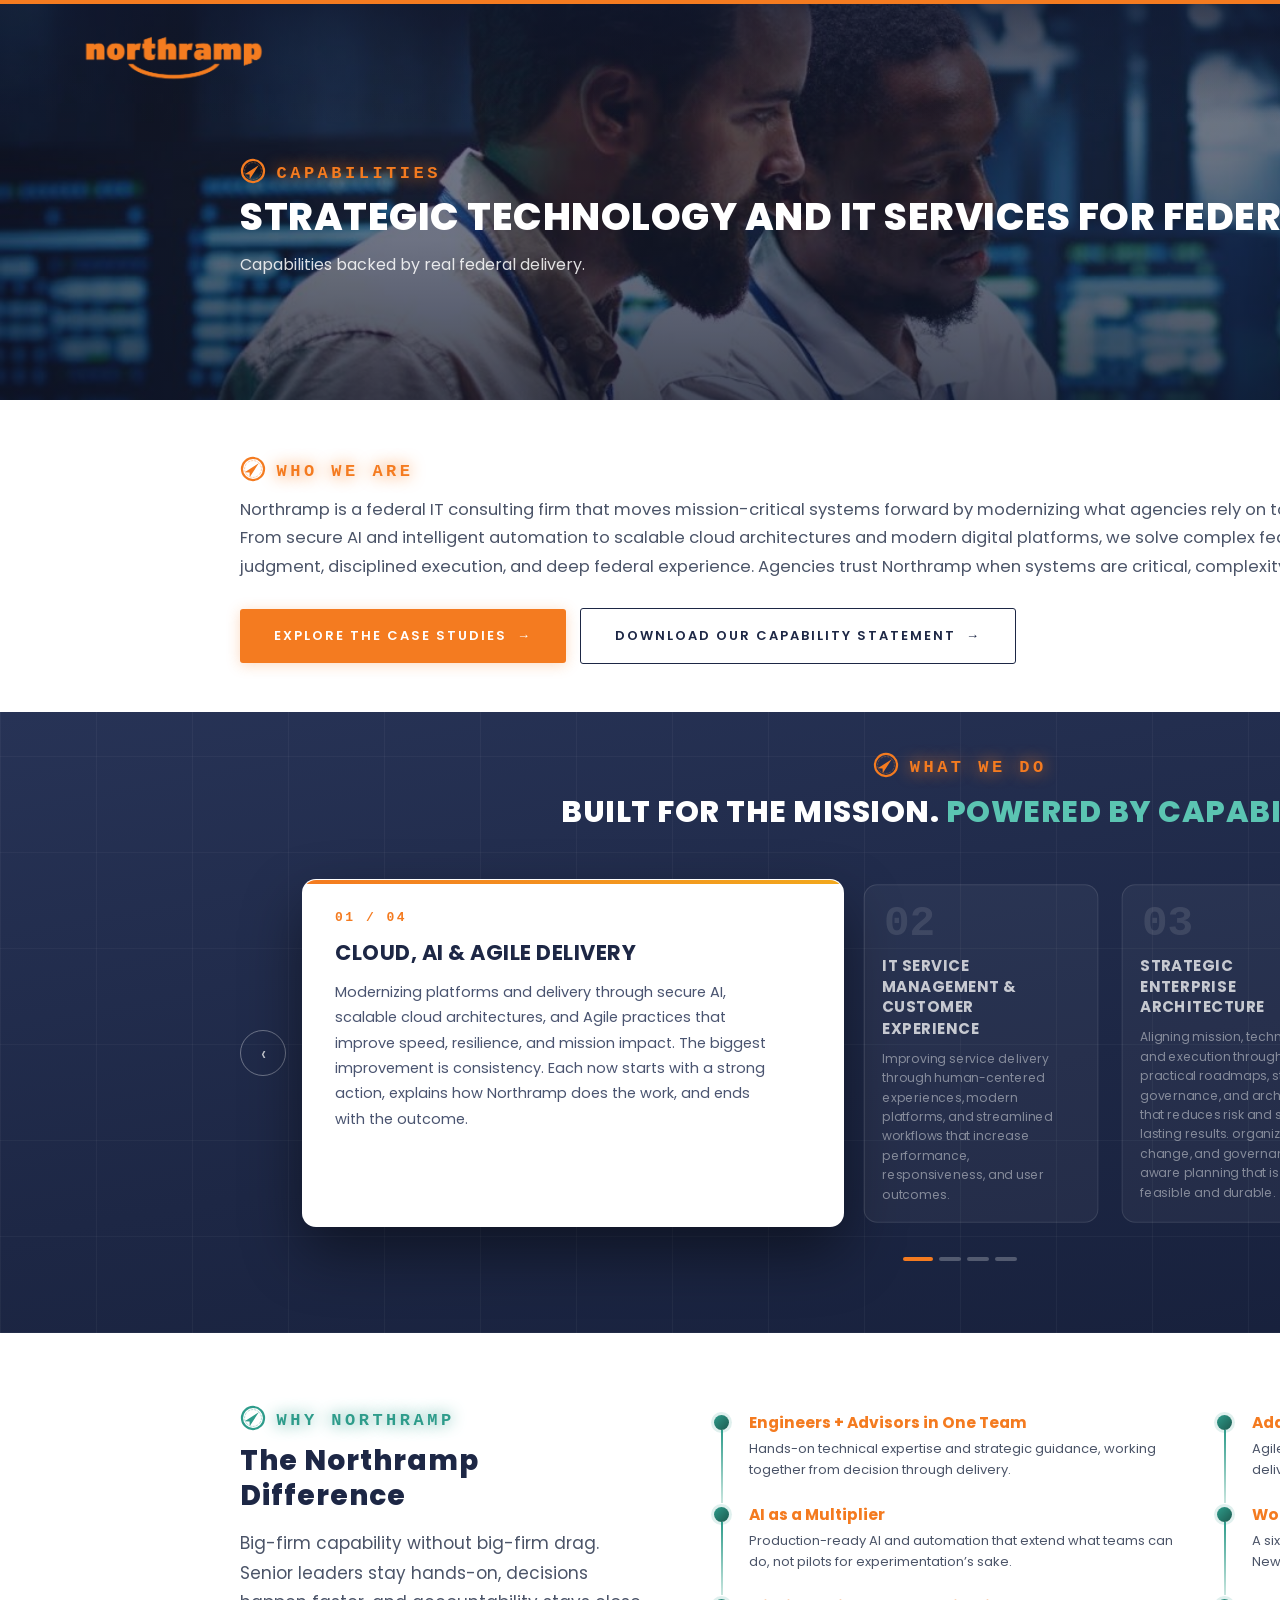
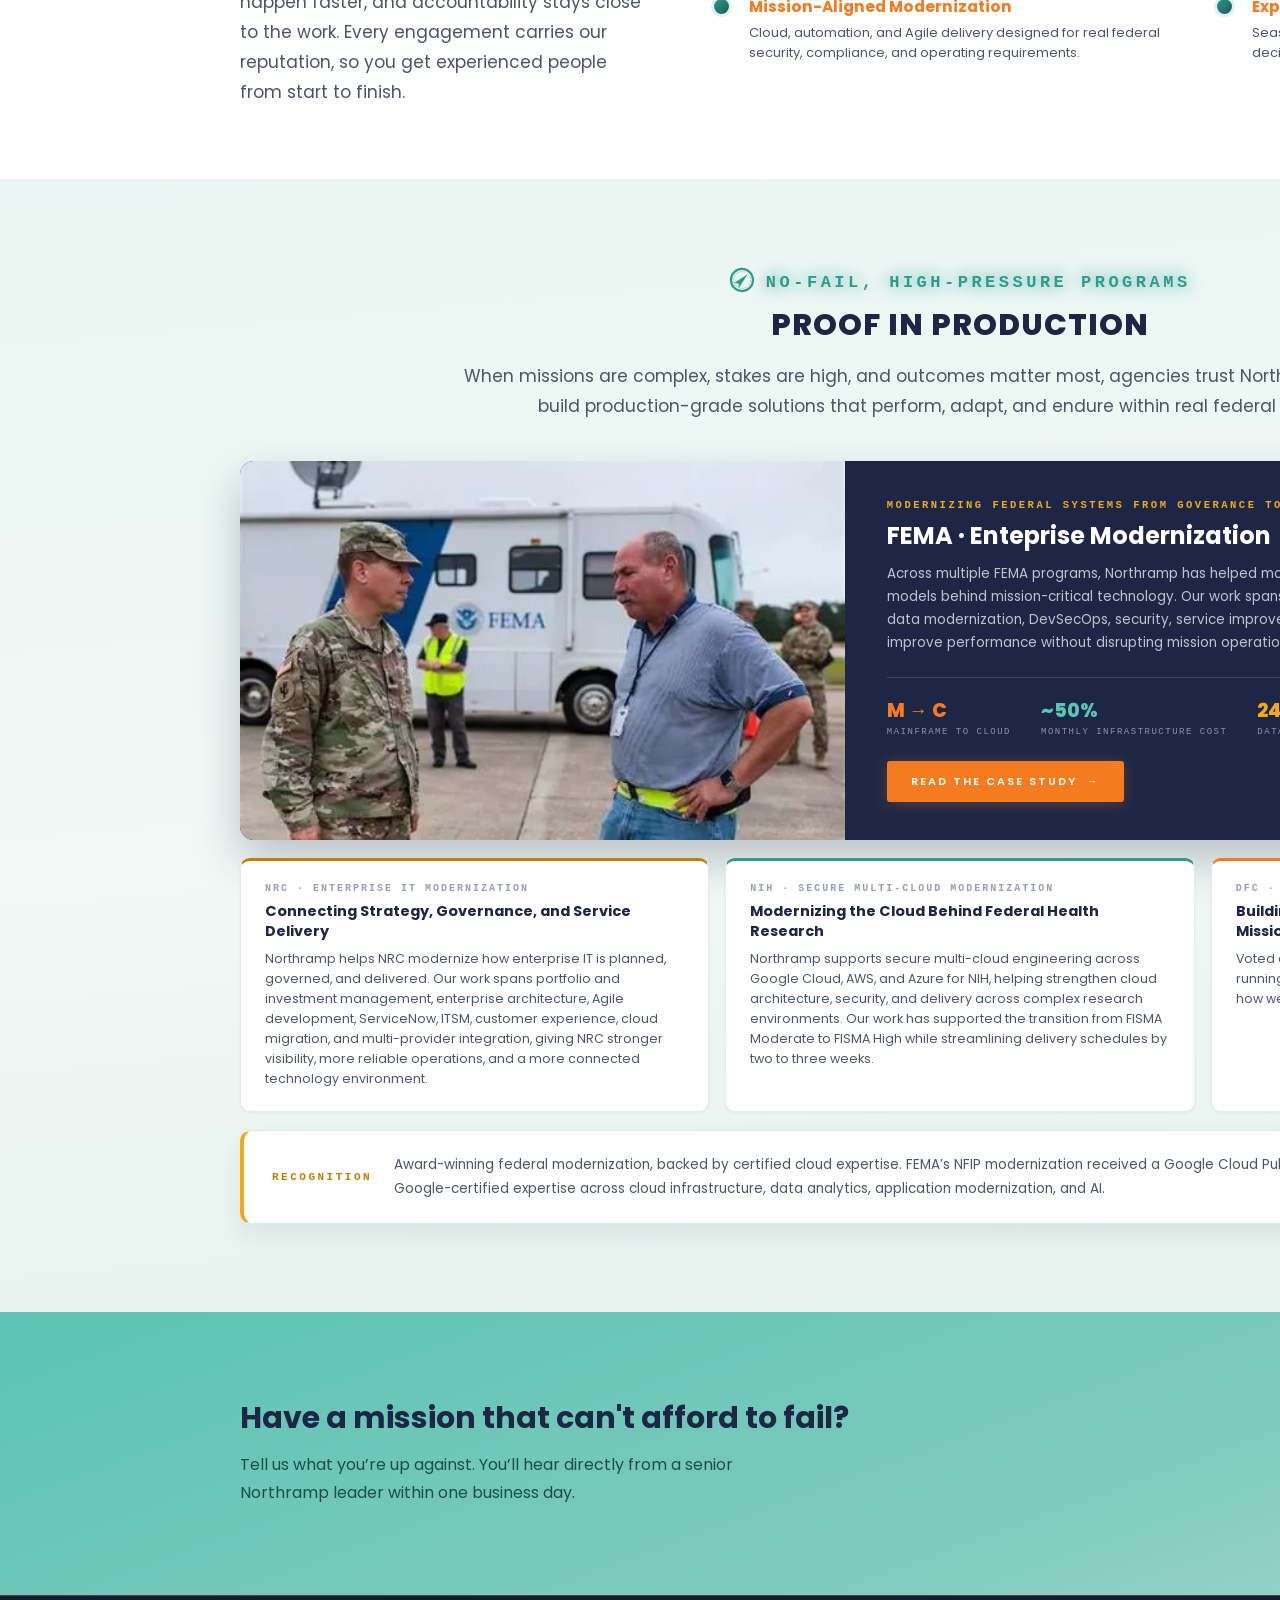
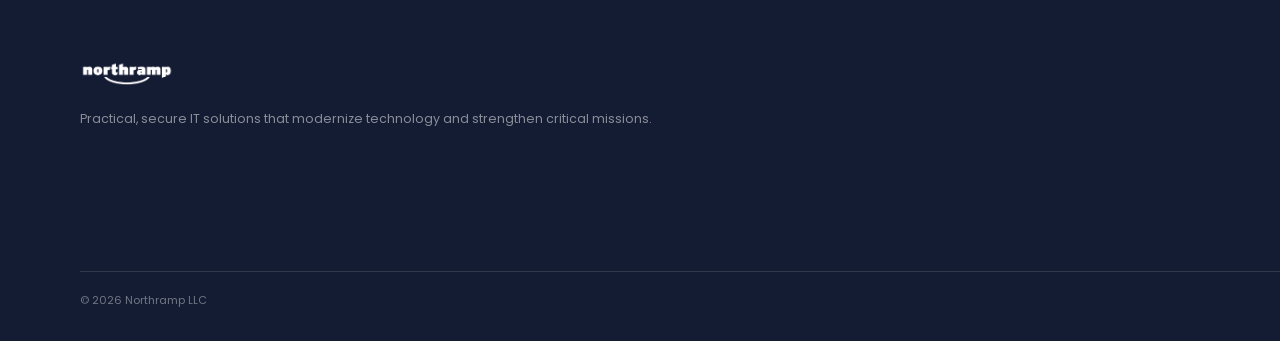
<file: capabilities.html>
<!DOCTYPE html>
<html lang="en">

<head>
  <meta charset="utf-8">
  <meta name="viewport" content="width=1920">
  <title>Capabilities | Cloud, AI & Agile Delivery for Federal Missions</title>
  <meta name="description" content="Four capability areas and the federal programs where we have delivered them.">
  <link rel="icon" type="image/svg+xml" href="images/favicon.svg">
  <link rel="stylesheet" href="css/styles.css">
</head>

<body id="top">

  <div class="page">

    <div class="hdr">
      <a href="index.html">
        <img src="images/logo-northramp.png" alt="northramp">
      </a>
      <div class="nav"><b>Capabilities</b><a href="careers.html">Careers</a><a href="about.html">About</a><a
          href="contact.html">Contact</a></div>
    </div>
    <div class="hero" style="height:400px">
      <img src="images/cap-hero.jpg" alt="Engineers reviewing systems in a data center" style="object-position:50% 30%">
      <div class="scrim"></div>
      <div class="wrap" style="position:relative;padding-top:158px">
        <div class="k">Capabilities</div>
        <div style="font-size:38px;font-weight:800;color:#fff;margin-top:10px;letter-spacing:.5px;line-height:1.2;">
          STRATEGIC TECHNOLOGY AND IT SERVICES FOR FEDERAL MISSIONS
        </div>
        <div class="p" style="margin-top:12px;color:rgba(255,255,255,.85);font-size:16px">
          Capabilities backed by real federal delivery.
        </div>
      </div>
    </div>
    <div style="background:#fff;padding:56px 0 48px;position:relative">
      <div class="wrap">
        <div style="flex:1">
          <div class="k">Who We Are</div>
          <div class="p" style="font-size:16.5px;margin-top:14px">
            Northramp is a federal IT consulting firm that moves mission-critical systems forward by modernizing what agencies rely on today and building what the mission needs next.
            From secure AI and intelligent automation to scalable cloud architectures and modern digital platforms, we solve complex federal technology challenges with sound judgment, disciplined execution, and deep federal experience.
            Agencies trust Northramp when systems are critical, complexity is high, and failure is not an option.
          </div>
          <div style="display:flex;gap:14px;align-items:center;margin-top:26px;flex-wrap:wrap">
            <a class="btn" href="#proof">EXPLORE THE CASE STUDIES</a>
            <a class="btn"
              style="background:transparent;color:#1d2745;border:1.5px solid #1d2745;box-shadow:none">DOWNLOAD OUR
              CAPABILITY STATEMENT</a>
          </div>
        </div>
      </div>
    </div>
    <div class="navy" style="padding:40px 0 72px;position:relative">
      <div class="wrap">
        <div style="text-align:center">
          <div class="k">What We Do</div>
          <div style="font-size:30px;font-weight:800;letter-spacing:.5px;margin-top:12px;color:#fff">BUILT FOR THE
            MISSION. <span style="color:#5BC4B2">POWERED BY CAPABILITY.</span></div>
        </div>


        <div class="cap-carousel" style="margin-top:44px">
          <div style="display:flex;gap:16px;align-items:stretch">
            <div class="cap-arrow" data-dir="prev" role="button" tabindex="0" aria-label="Previous capability"
              style="align-self:center;width:44px;height:44px;border:1.5px solid rgba(255,255,255,.35);border-radius:50%;display:flex;align-items:center;justify-content:center;color:rgba(255,255,255,.75);font-size:19px;cursor:pointer;flex:none;transition:border-color .2s ease,color .2s ease;user-select:none">
              ‹</div>
            <div class="cap-track" style="display:flex;gap:16px;align-items:stretch;flex:1;min-width:0">
              <div class="cap-card" data-idx="0" role="button" tabindex="0" aria-label="CLOUD, AI and AGILE DELIVERY"
                style="flex:1 1 0;min-width:0;max-height:365px;border-radius:14px;padding:24px 18px;position:relative;overflow:hidden;cursor:pointer;display:flex;flex-direction:column;justify-content:flex-end;background:rgba(255,255,255,.06);border:1px solid rgba(255,255,255,.14);transition:flex-grow .45s cubic-bezier(.4,0,.2,1),opacity .25s ease,transform .25s ease,background .25s ease,box-shadow .35s ease">
                <div class="cap-bar"
                  style="position:absolute;top:0;left:0;width:100%;height:4px;background:linear-gradient(90deg,#f47b20,#F2A81D);display:none">
                </div>
                <div class="cap-ghost mono"
                  style="position:absolute;top:14px;left:20px;font-size:44px;font-weight:700;color:rgba(255,255,255,.14)">
                  01</div>
                <div class="cap-kicker mono"
                  style="font-size:13px;font-weight:700;letter-spacing:2.5px;color:#f47b20;display:none">01 / 04</div>
                <div class="cap-title"
                  style="font-size:15.5px;font-weight:700;color:#fff;letter-spacing:.8px;line-height:1.4">CLOUD, AI
                  &amp; AGILE DELIVERY</div>
                <div class="cap-desc-short"
                  style="font-size:12.5px;line-height:1.6;color:rgba(255,255,255,.6);margin-top:10px">
                    Modernizing platforms and delivery through secure AI, scalable cloud architectures, and Agile practices that improve speed, resilience, and mission impact.
                    The biggest improvement is consistency. Each now starts with a strong action, explains how Northramp does the work, and ends with the outcome.
                </div>
                <div class="cap-desc-full p"
                  style="font-size:14.5px;margin-top:14px;padding-right:40px;color:#4a5470;display:none">
                    Modernizing platforms and delivery through secure AI, scalable cloud architectures, and Agile practices that improve speed, resilience, and mission impact.
                    The biggest improvement is consistency. Each now starts with a strong action, explains how Northramp does the work, and ends with the outcome.
                </div>
              </div>
              <div class="cap-card" data-idx="1" role="button" tabindex="0"
                aria-label="IT SERVICE MANAGEMENT and CUSTOMER EXPERIENCE"
                style="flex:1 1 0;min-width:0;max-height:365px;border-radius:14px;padding:24px 18px;position:relative;overflow:hidden;cursor:pointer;display:flex;flex-direction:column;justify-content:flex-end;background:rgba(255,255,255,.06);border:1px solid rgba(255,255,255,.14);transition:flex-grow .45s cubic-bezier(.4,0,.2,1),opacity .25s ease,transform .25s ease,background .25s ease,box-shadow .35s ease">
                <div class="cap-bar"
                  style="position:absolute;top:0;left:0;width:100%;height:4px;background:linear-gradient(90deg,#f47b20,#F2A81D);display:none">
                </div>
                <div class="cap-ghost mono"
                  style="position:absolute;top:14px;left:20px;font-size:44px;font-weight:700;color:rgba(255,255,255,.14)">
                  02</div>
                <div class="cap-kicker mono"
                  style="font-size:13px;font-weight:700;letter-spacing:2.5px;color:#f47b20;display:none">02 / 04</div>
                <div class="cap-title"
                  style="font-size:15.5px;font-weight:700;color:#fff;letter-spacing:.8px;line-height:1.4">IT SERVICE
                  MANAGEMENT &amp; CUSTOMER EXPERIENCE</div>
                <div class="cap-desc-short"
                  style="font-size:12.5px;line-height:1.6;color:rgba(255,255,255,.6);margin-top:10px">
                    Improving service delivery through human-centered experiences, modern platforms, and streamlined workflows that increase performance, responsiveness, and user outcomes.
                </div>
                <div class="cap-desc-full p"
                  style="font-size:14.5px;margin-top:14px;padding-right:40px;color:#4a5470;display:none">Transforming
                  how agencies deliver and support services — human-centered digital experiences, modern service
                  platforms, and streamlined workflows grounded in operational reality. Includes AI-assisted service
                  operations, and threat detection and response built into the environments we run.</div>
              </div>
              <div class="cap-card" data-idx="2" role="button" tabindex="0"
                aria-label="STRATEGIC ENTERPRISE ARCHITECTURE"
                style="flex:1 1 0;min-width:0;max-height:365px;border-radius:14px;padding:24px 18px;position:relative;overflow:hidden;cursor:pointer;display:flex;flex-direction:column;justify-content:flex-end;background:rgba(255,255,255,.06);border:1px solid rgba(255,255,255,.14);transition:flex-grow .45s cubic-bezier(.4,0,.2,1),opacity .25s ease,transform .25s ease,background .25s ease,box-shadow .35s ease">
                <div class="cap-bar"
                  style="position:absolute;top:0;left:0;width:100%;height:4px;background:linear-gradient(90deg,#f47b20,#F2A81D);display:none">
                </div>
                <div class="cap-ghost mono"
                  style="position:absolute;top:14px;left:20px;font-size:44px;font-weight:700;color:rgba(255,255,255,.14)">
                  03</div>
                <div class="cap-kicker mono"
                  style="font-size:13px;font-weight:700;letter-spacing:2.5px;color:#f47b20;display:none">03 / 04</div>
                <div class="cap-title"
                  style="font-size:15.5px;font-weight:700;color:#fff;letter-spacing:.8px;line-height:1.4">STRATEGIC
                  ENTERPRISE ARCHITECTURE</div>
                <div class="cap-desc-short"
                  style="font-size:12.5px;line-height:1.6;color:rgba(255,255,255,.6);margin-top:10px">
                    Aligning mission, technology, and execution through practical roadmaps, strong governance, and architecture that reduces risk and supports lasting results. organizational change, and governance-aware planning that is feasible and durable.
                </div>
                <div class="cap-desc-full p"
                  style="font-size:14.5px;margin-top:14px;padding-right:40px;color:#4a5470;display:none">
                    Aligning mission, technology, and execution through practical roadmaps, strong governance, and architecture that reduces risk and supports lasting results. organizational change, and governance-aware planning that is feasible and durable.
                </div>
              </div>
              <div class="cap-card" data-idx="3" role="button" tabindex="0"
                aria-label="INTEGRATED ADVISORY and PROGRAM LEADERSHIP"
                style="flex:1 1 0;min-width:0;max-height:365px;border-radius:14px;padding:24px 18px;position:relative;overflow:hidden;cursor:pointer;display:flex;flex-direction:column;justify-content:flex-end;background:rgba(255,255,255,.06);border:1px solid rgba(255,255,255,.14);transition:flex-grow .45s cubic-bezier(.4,0,.2,1),opacity .25s ease,transform .25s ease,background .25s ease,box-shadow .35s ease">
                <div class="cap-bar"
                  style="position:absolute;top:0;left:0;width:100%;height:4px;background:linear-gradient(90deg,#f47b20,#F2A81D);display:none">
                </div>
                <div class="cap-ghost mono"
                  style="position:absolute;top:14px;left:20px;font-size:44px;font-weight:700;color:rgba(255,255,255,.14)">
                  04</div>
                <div class="cap-kicker mono"
                  style="font-size:13px;font-weight:700;letter-spacing:2.5px;color:#f47b20;display:none">04 / 04</div>
                <div class="cap-title"
                  style="font-size:15.5px;font-weight:700;color:#fff;letter-spacing:.8px;line-height:1.4">INTEGRATED
                  ADVISORY &amp; PROGRAM LEADERSHIP</div>
                <div class="cap-desc-short"
                  style="font-size:12.5px;line-height:1.6;color:rgba(255,255,255,.6);margin-top:10px">
                    Strengthening acquisition and financial decisions through cost transparency, resource planning, and disciplined program support that improve accountability and mission alignment.
                </div>
                <div class="cap-desc-full p"
                  style="font-size:14.5px;margin-top:14px;padding-right:40px;color:#4a5470;display:none">Judgment and
                    Strengthening acquisition and financial decisions through cost transparency, resource planning, and disciplined program support that improve accountability and mission alignment.
                </div>
              </div>
            </div>
            <div class="cap-arrow" data-dir="next" role="button" tabindex="0" aria-label="Next capability"
              style="align-self:center;width:44px;height:44px;border:1.5px solid rgba(255,255,255,.35);border-radius:50%;display:flex;align-items:center;justify-content:center;color:rgba(255,255,255,.75);font-size:19px;cursor:pointer;flex:none;transition:border-color .2s ease,color .2s ease;user-select:none">
              ›</div>
          </div>
          <div class="cap-dots" style="display:flex;gap:6px;justify-content:center;align-items:center;margin-top:30px">
            <i class="cap-dot" data-idx="0" role="button" tabindex="0" aria-label="Show capability 01"
              style="width:22px;height:4px;border-radius:2px;background:rgba(255,255,255,.25);cursor:pointer;transition:background .25s ease,width .25s ease"></i>
            <i class="cap-dot" data-idx="1" role="button" tabindex="0" aria-label="Show capability 02"
              style="width:22px;height:4px;border-radius:2px;background:rgba(255,255,255,.25);cursor:pointer;transition:background .25s ease,width .25s ease"></i>
            <i class="cap-dot" data-idx="2" role="button" tabindex="0" aria-label="Show capability 03"
              style="width:22px;height:4px;border-radius:2px;background:rgba(255,255,255,.25);cursor:pointer;transition:background .25s ease,width .25s ease"></i>
            <i class="cap-dot" data-idx="3" role="button" tabindex="0" aria-label="Show capability 04"
              style="width:22px;height:4px;border-radius:2px;background:rgba(255,255,255,.25);cursor:pointer;transition:background .25s ease,width .25s ease"></i>
          </div>
        </div>
      </div>
    </div>

    <div id="difference" style="background:#fff;padding:72px 0;scroll-margin-top:20px;position:relative">
      <div class="wrap">
        <div style="display:flex;gap:64px;align-items:flex-start">
          <div style="flex:1;max-width:410px">
            <div class="k" style="color:#2E9C8B">Why Northramp</div>
            <div
              style="font-size:28px;font-weight:800;color:#1d2745;margin-top:12px;letter-spacing:1px;line-height:1.25">
              The Northramp Difference</div>
            <div class="p" style="margin-top:16px">
              Big-firm capability without big-firm drag. Senior leaders stay hands-on, decisions happen faster, and accountability stays close to the work. Every engagement carries our reputation, so you get experienced people from start to finish.
            </div>
          </div>
          <div style="flex:1.6;display:flex;gap:40px;padding-top:6px">
            <div style="flex:1;display:flex;flex-direction:column">
              <div style="display:flex;gap:20px">
                <div style="display:flex;flex-direction:column;align-items:center;flex:none"><span
                    style="width:15px;height:15px;border-radius:50%;background:linear-gradient(135deg,#2E9C8B,#1d5a4f);margin-top:4px;box-shadow:0 0 0 3px rgba(46,156,139,.15)"></span><span
                    style="flex:1;width:2px;background:linear-gradient(#2E9C8B,#c9e6df)"></span></div>
                <div style="padding-bottom:22px">
                  <div style="font-size:15.5px;font-weight:700;color:#f47b20">Engineers + Advisors in One Team</div>
                  <div class="p" style="font-size:13px;margin-top:5px;line-height:1.6">
                    Hands-on technical expertise and strategic guidance, working together from decision through delivery.
                  </div>
                </div>
              </div>
              <div style="display:flex;gap:20px">
                <div style="display:flex;flex-direction:column;align-items:center;flex:none"><span
                    style="width:15px;height:15px;border-radius:50%;background:linear-gradient(135deg,#2E9C8B,#1d5a4f);margin-top:4px;box-shadow:0 0 0 3px rgba(46,156,139,.15)"></span><span
                    style="flex:1;width:2px;background:linear-gradient(#2E9C8B,#c9e6df)"></span></div>
                <div style="padding-bottom:22px">
                  <div style="font-size:15.5px;font-weight:700;color:#f47b20">AI as a Multiplier</div>
                  <div class="p" style="font-size:13px;margin-top:5px;line-height:1.6">
                    Production-ready AI and automation that extend what teams can do, not pilots for experimentation’s sake.
                  </div>
                </div>
              </div>
              <div style="display:flex;gap:20px">
                <div style="display:flex;flex-direction:column;align-items:center;flex:none"><span
                    style="width:15px;height:15px;border-radius:50%;background:linear-gradient(135deg,#2E9C8B,#1d5a4f);margin-top:4px;box-shadow:0 0 0 3px rgba(46,156,139,.15)"></span>
                </div>
                <div style="padding-bottom:0">
                  <div style="font-size:15.5px;font-weight:700;color:#f47b20">Mission-Aligned Modernization</div>
                  <div class="p" style="font-size:13px;margin-top:5px;line-height:1.6">
                    Cloud, automation, and Agile delivery designed for real federal security, compliance, and operating requirements.
                  </div>
                </div>
              </div>
            </div>
            <div style="flex:1;display:flex;flex-direction:column">
              <div style="display:flex;gap:20px">
                <div style="display:flex;flex-direction:column;align-items:center;flex:none"><span
                    style="width:15px;height:15px;border-radius:50%;background:linear-gradient(135deg,#2E9C8B,#1d5a4f);margin-top:4px;box-shadow:0 0 0 3px rgba(46,156,139,.15)"></span><span
                    style="flex:1;width:2px;background:linear-gradient(#2E9C8B,#c9e6df)"></span></div>
                <div style="padding-bottom:22px">
                  <div style="font-size:15.5px;font-weight:700;color:#f47b20">Adaptive Delivery &amp; Innovation</div>
                  <div class="p" style="font-size:13px;margin-top:5px;line-height:1.6">
                    Agile and Lean practices paired with emerging technology to deliver secure, scalable solutions that evolve with the mission.
                  </div>
                </div>
              </div>
              <div style="display:flex;gap:20px">
                <div style="display:flex;flex-direction:column;align-items:center;flex:none"><span
                    style="width:15px;height:15px;border-radius:50%;background:linear-gradient(135deg,#2E9C8B,#1d5a4f);margin-top:4px;box-shadow:0 0 0 3px rgba(46,156,139,.15)"></span><span
                    style="flex:1;width:2px;background:linear-gradient(#2E9C8B,#c9e6df)"></span></div>
                <div style="padding-bottom:22px">
                  <div style="font-size:15.5px;font-weight:700;color:#f47b20">Workplace Excellence</div>
                  <div class="p" style="font-size:13px;margin-top:5px;line-height:1.6">A six-time Washington, D.C. Top
                    Workplace, recognized by WTOP News.</div>
                </div>
              </div>
              <div style="display:flex;gap:20px">
                <div style="display:flex;flex-direction:column;align-items:center;flex:none"><span
                    style="width:15px;height:15px;border-radius:50%;background:linear-gradient(135deg,#2E9C8B,#1d5a4f);margin-top:4px;box-shadow:0 0 0 3px rgba(46,156,139,.15)"></span>
                </div>
                <div style="padding-bottom:0">
                  <div style="font-size:15.5px;font-weight:700;color:#f47b20">Experienced People. Real Ownership.</div>
                  <div class="p" style="font-size:13px;margin-top:5px;line-height:1.6">
                    Seasoned engineers and advisors empowered to make decisions, solve problems, and stay accountable for outcomes.
                  </div>
                </div>
              </div>
            </div>
          </div>
        </div>
      </div>
    </div>
    <div id="proof"
      style="background:linear-gradient(175deg,#EAF6F3 0%,#F2F8F6 55%,#E4F1ED 100%);padding:88px 0;position:relative;scroll-margin-top:20px">
      <div class="wrap">
        <div style="text-align:center">
          <div class="k" style="color:#2E9C8B">No-Fail, High-Pressure Programs</div>
          <div style="font-size:30px;font-weight:800;color:#1d2745;letter-spacing:1px;margin-top:10px">PROOF IN
            PRODUCTION</div>
          <div class="p" style="max-width:1000px;margin:14px auto 0">
            When missions are complex, stakes are high, and outcomes matter most, agencies trust Northramp to deliver. We build production-grade solutions that perform, adapt, and endure within real federal constraints.
          </div>
        </div>
        <div
          style="display:flex;background:#1d2745;border-radius:14px;overflow:hidden;box-shadow:0 20px 44px rgba(29,39,69,.25);margin-top:40px">
          <div style="width:42%;flex:none;position:relative"><img src="images/purpose-fema.jpg"
              alt="Northramp advisor with a FEMA field team"
              style="position:absolute;inset:0;width:100%;height:100%;object-fit:cover"></div>
          <div style="flex:1;padding:38px 42px">
            <div class="mono" style="font-size:10.5px;font-weight:700;letter-spacing:2.5px;color:#F2A81D">
              MODERNIZING FEDERAL SYSTEMS FROM GOVERANCE TO PRODUCTION
            </div>
            <div style="font-size:24px;font-weight:700;color:#fff;line-height:1.25;margin-top:10px">
              FEMA · Enteprise Modernization
            </div>
            <div style="font-size:13.5px;line-height:1.7;color:rgba(255,255,255,.72);margin-top:12px">
              Across multiple FEMA programs, Northramp has helped modernize the foundations, platforms, and operating models behind mission-critical technology. Our work spans enterprise architecture and governance, cloud and data modernization, DevSecOps, security, service improvement, and governed AI adoption, all designed to improve performance without disrupting mission operations.
            </div>
            <div
              style="display:flex;gap:30px;margin-top:22px;padding-top:18px;border-top:1px solid rgba(255,255,255,.14)">
              <div>
                <div style="font-size:19px;font-weight:800;color:#f47b20">M → C</div>
                <div class="mono" style="font-size:9px;letter-spacing:1.5px;color:rgba(255,255,255,.5);margin-top:2px">
                  MAINFRAME TO CLOUD</div>
              </div>
              <div>
                <div style="font-size:19px;font-weight:800;color:#5BC4B2">~50%</div>
                <div class="mono" style="font-size:9px;letter-spacing:1.5px;color:rgba(255,255,255,.5);margin-top:2px">
                  MONTHLY INFRASTRUCTURE COST</div>
              </div>
              <div>
                <div style="font-size:19px;font-weight:800;color:#F2A81D">24H → 15M</div>
                <div class="mono" style="font-size:9px;letter-spacing:1.5px;color:rgba(255,255,255,.5);margin-top:2px">
                  DATA LATENCY</div>
              </div>
              <div>
                <div style="font-size:19px;font-weight:800;color:#fff">GOVERNED</div>
                <div class="mono" style="font-size:9px;letter-spacing:1.5px;color:rgba(255,255,255,.5);margin-top:2px">
                  AI ADOPTION</div>
              </div>
            </div>
            <a class="btn" style="margin-top:24px;font-size:11px;padding:12px 24px">READ THE CASE STUDY</a>
          </div>
        </div>
        <div style="display:grid;grid-template-columns:1fr 1fr 1fr;gap:16px;margin-top:18px">
          <div class="card" style="border-top:3px solid #c07f06;padding:22px 24px">
            <div class="mono" style="font-size:10px;font-weight:700;letter-spacing:2px;color:#98a0ad">NRC · ENTERPRISE IT MODERNIZATION</div>
            <div style="font-size:14.5px;font-weight:700;color:#1d2745;line-height:1.35;margin-top:8px">
              Connecting Strategy, Governance, and Service Delivery
            </div>
            <div class="p" style="font-size:12.5px;line-height:1.6;margin-top:8px">
              Northramp helps NRC modernize how enterprise IT is planned, governed, and delivered. Our work spans portfolio and investment management, enterprise architecture, Agile development, ServiceNow, ITSM, customer experience, cloud migration, and multi-provider integration, giving NRC stronger visibility, more reliable operations, and a more connected technology environment.
            </div>
          </div>
          <div class="card" style="border-top:3px solid #2E9C8B;padding:22px 24px">
            <div class="mono" style="font-size:10px;font-weight:700;letter-spacing:2px;color:#98a0ad">NIH · SECURE MULTI-CLOUD MODERNIZATION</div>
            <div style="font-size:14.5px;font-weight:700;color:#1d2745;line-height:1.35;margin-top:8px">
              Modernizing the Cloud Behind Federal Health Research
            </div>
            <div class="p" style="font-size:12.5px;line-height:1.6;margin-top:8px">
              Northramp supports secure multi-cloud engineering across Google Cloud, AWS, and Azure for NIH, helping strengthen cloud architecture, security, and delivery across complex research environments. Our work has supported the transition from FISMA Moderate to FISMA High while streamlining delivery schedules by two to three weeks.
            </div>
          </div>
          <div class="card" style="border-top:3px solid #f47b20;padding:22px 24px">
            <div class="mono" style="font-size:10px;font-weight:700;letter-spacing:2px;color:#98a0ad">DFC · ENTERPRISE IT MODERNIZATION</div>
            <div style="font-size:14.5px;font-weight:700;color:#1d2745;line-height:1.35;margin-top:8px">
              Building the Digital Foundation for a Growing Global Mission
            </div>
            <div class="p" style="font-size:12.5px;line-height:1.6;margin-top:8px">
              Voted a Washington, D.C. Top Workplace by WTOP News six years running — we believe our culture principles are why. They shape how we work with clients, and with each other.
            </div>
          </div>
        </div>
        <div
          style="display:flex;gap:22px;align-items:center;background:#fff;border:1px solid #d9ece6;border-left:4px solid #F2A81D;border-radius:12px;padding:22px 28px;margin-top:18px;box-shadow:0 10px 26px rgba(29,39,69,.08)">
          <div class="mono" style="flex:none;font-size:11px;font-weight:700;letter-spacing:2.5px;color:#c07f06">
            RECOGNITION</div>
          <div class="p" style="font-size:13.5px;margin:0">
            Award-winning federal modernization, backed by certified cloud expertise. FEMA’s NFIP modernization received a Google Cloud Public Sector Customer Award, and Northramp brings Google-certified expertise across cloud infrastructure, data analytics, application modernization, and AI.
          </div>
        </div>
      </div>
    </div>
    <div
      style="background:linear-gradient(160deg,#5BC4B2 0%,#7CCABC 55%,#A8DCD1 100%);padding:88px 0;position:relative;overflow:hidden">
      <svg width="430" height="430" viewBox="0 0 24 24" fill="none"
        style="position:absolute;right:-85px;top:50%;transform:translateY(-50%) rotate(8deg);opacity:.13">
        <circle cx="12" cy="12" r="10.6" stroke="#1d2745" stroke-width="1.1"></circle>
        <circle cx="12" cy="12" r="8.9" stroke="#1d2745" stroke-width=".35" stroke-dasharray=".18 .55"></circle>
        <path d="M12 4.6L15.2 19.4 12 16.4 8.8 19.4Z" transform="rotate(45 12 12)" fill="#1d2745"></path>
      </svg>
      <div class="wrap"
        style="position:relative;display:flex;align-items:center;justify-content:space-between;gap:64px">
        <div>
          <div style="font-size:30px;font-weight:700;color:#1d2745;line-height:1.25">Have a mission that can't afford
            to fail?</div>
          <div class="p" style="margin-top:14px;color:#1d4f45;max-width:560px;font-size:16px">
            Tell us what you’re up against. You’ll hear directly from a senior Northramp leader within one business day.
          </div>
        </div>
        <a class="btn"
          style="flex:none;font-size:13px;padding:17px 34px;background:#1d2745;box-shadow:0 8px 24px rgba(20,28,55,.35)"
          href="contact.html">TALK TO OUR TEAM</a>
      </div>
    </div>
    <div class="ftr">
      <div style="display:flex;justify-content:space-between;gap:48px;align-items:flex-start">
        <div><img src="images/logo-northramp.png" alt="northramp" style="height:26px;filter:brightness(0) invert(1)">
          <div style="font-size:12.5px;line-height:1.8;color:rgba(255,255,255,.5);margin-top:16px">Practical, secure IT
            solutions that modernize technology and strengthen critical missions.</div>
        </div>
        <div style="display:flex;gap:72px">
          <div>
            <div class="fh">EXPLORE</div>
            <div style="display:flex;flex-direction:column;gap:10px;font-size:13px"><a href="index.html">Home</a><a
                href="#top">Capabilities</a><a href="careers.html">Careers</a><a href="about.html">About</a><a
                href="contact.html">Contact</a></div>
          </div>
          <div>
            <div class="fh">CONTACT</div>
            <div style="font-size:13px;line-height:2.1;color:rgba(255,255,255,.65)">1818 Library Street, Suite
              500<br>Reston, VA 20190<br>(866) 602-8688<br><a href="contact.html">info@northramp.com</a></div>
          </div>
          <div>
            <div class="fh">CONTRACT DATA</div>
            <div class="mono" style="font-size:12px;line-height:2.2;color:rgba(255,255,255,.65)">
              UEI&nbsp;&nbsp;EB7XW4128N89<br>CAGE&nbsp;&nbsp;6QGJ1<br>GSA MAS GS35F496BA</div>
          </div>
        </div>
      </div>
      <div
        style="border-top:1px solid rgba(255,255,255,.12);margin-top:40px;padding-top:20px;display:flex;justify-content:space-between;font-size:11px;color:rgba(255,255,255,.4)">
        <span>© 2026 Northramp LLC</span><span class="mono">FOLLOW · <a href="contact.html">LINKEDIN</a></span>
      </div>
    </div>
  </div>

  <script src="js/carousel.js"></script>
</body>

</html>
</file>
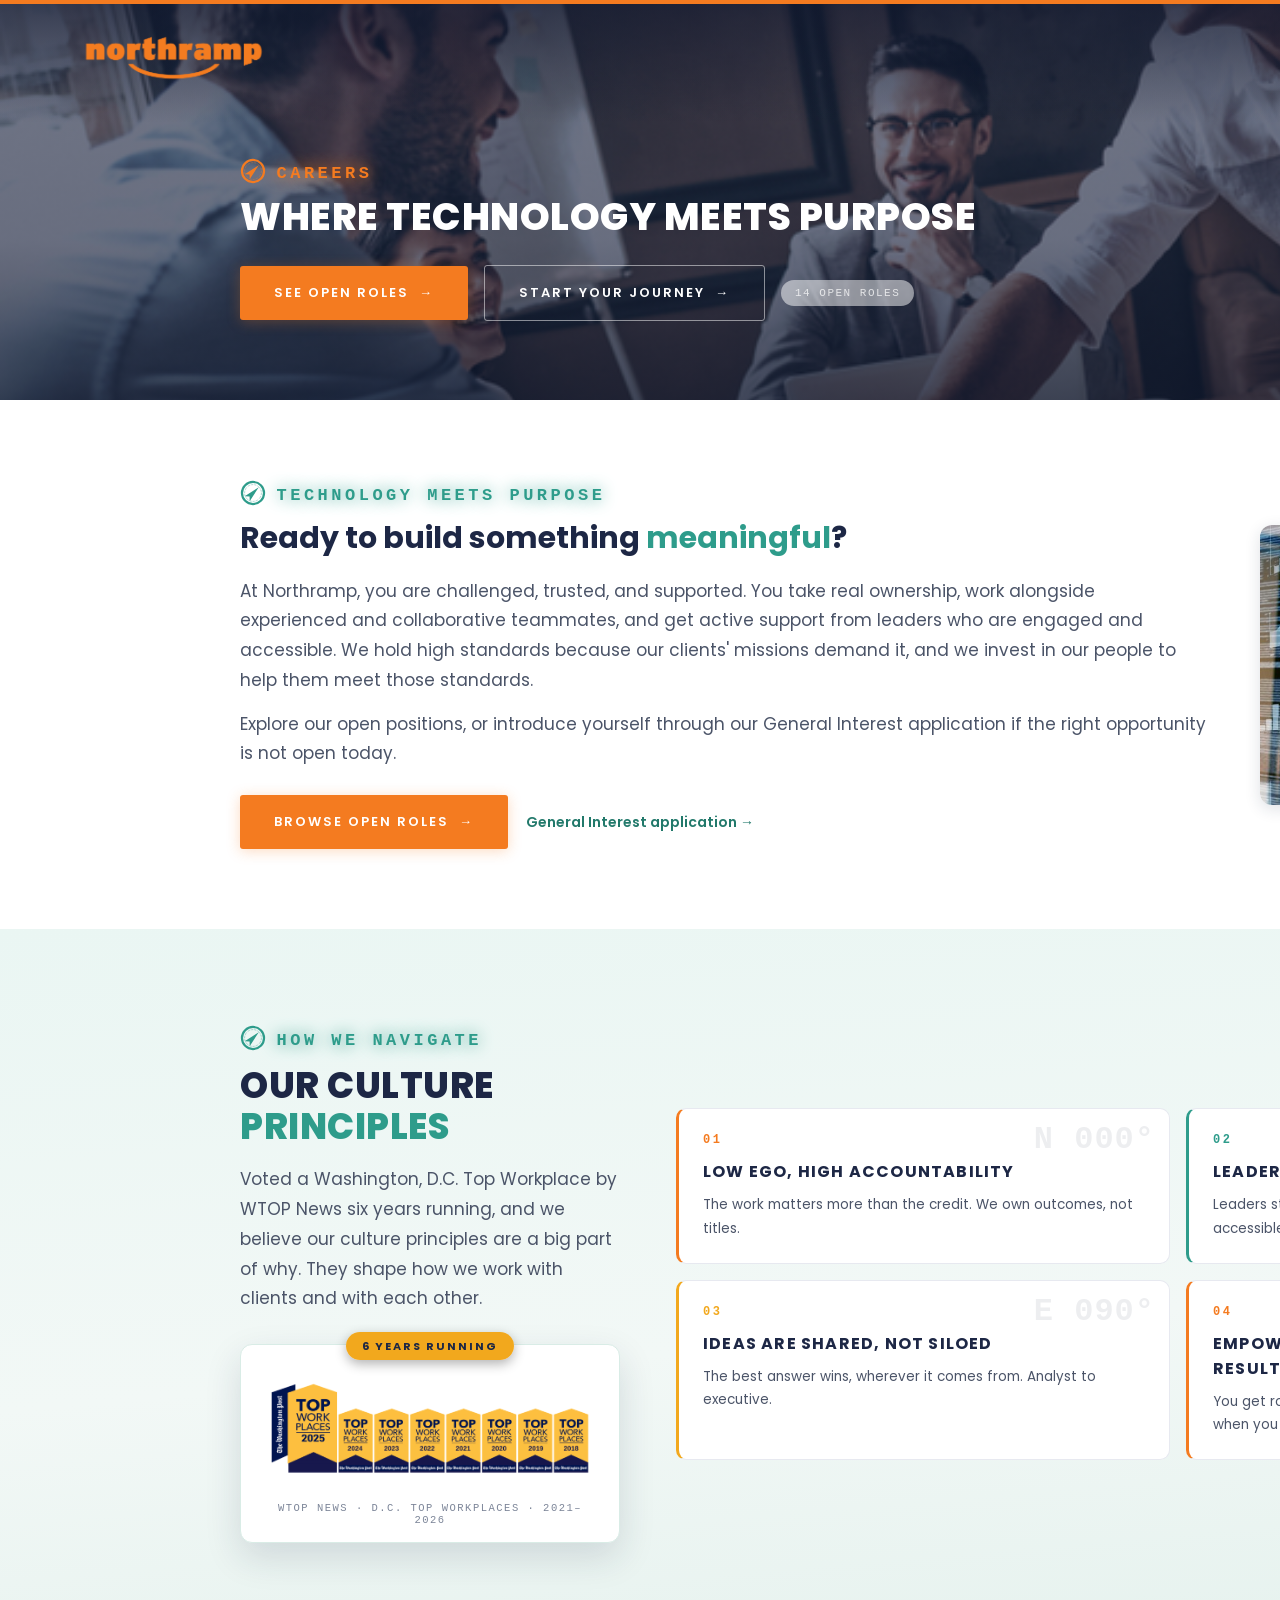
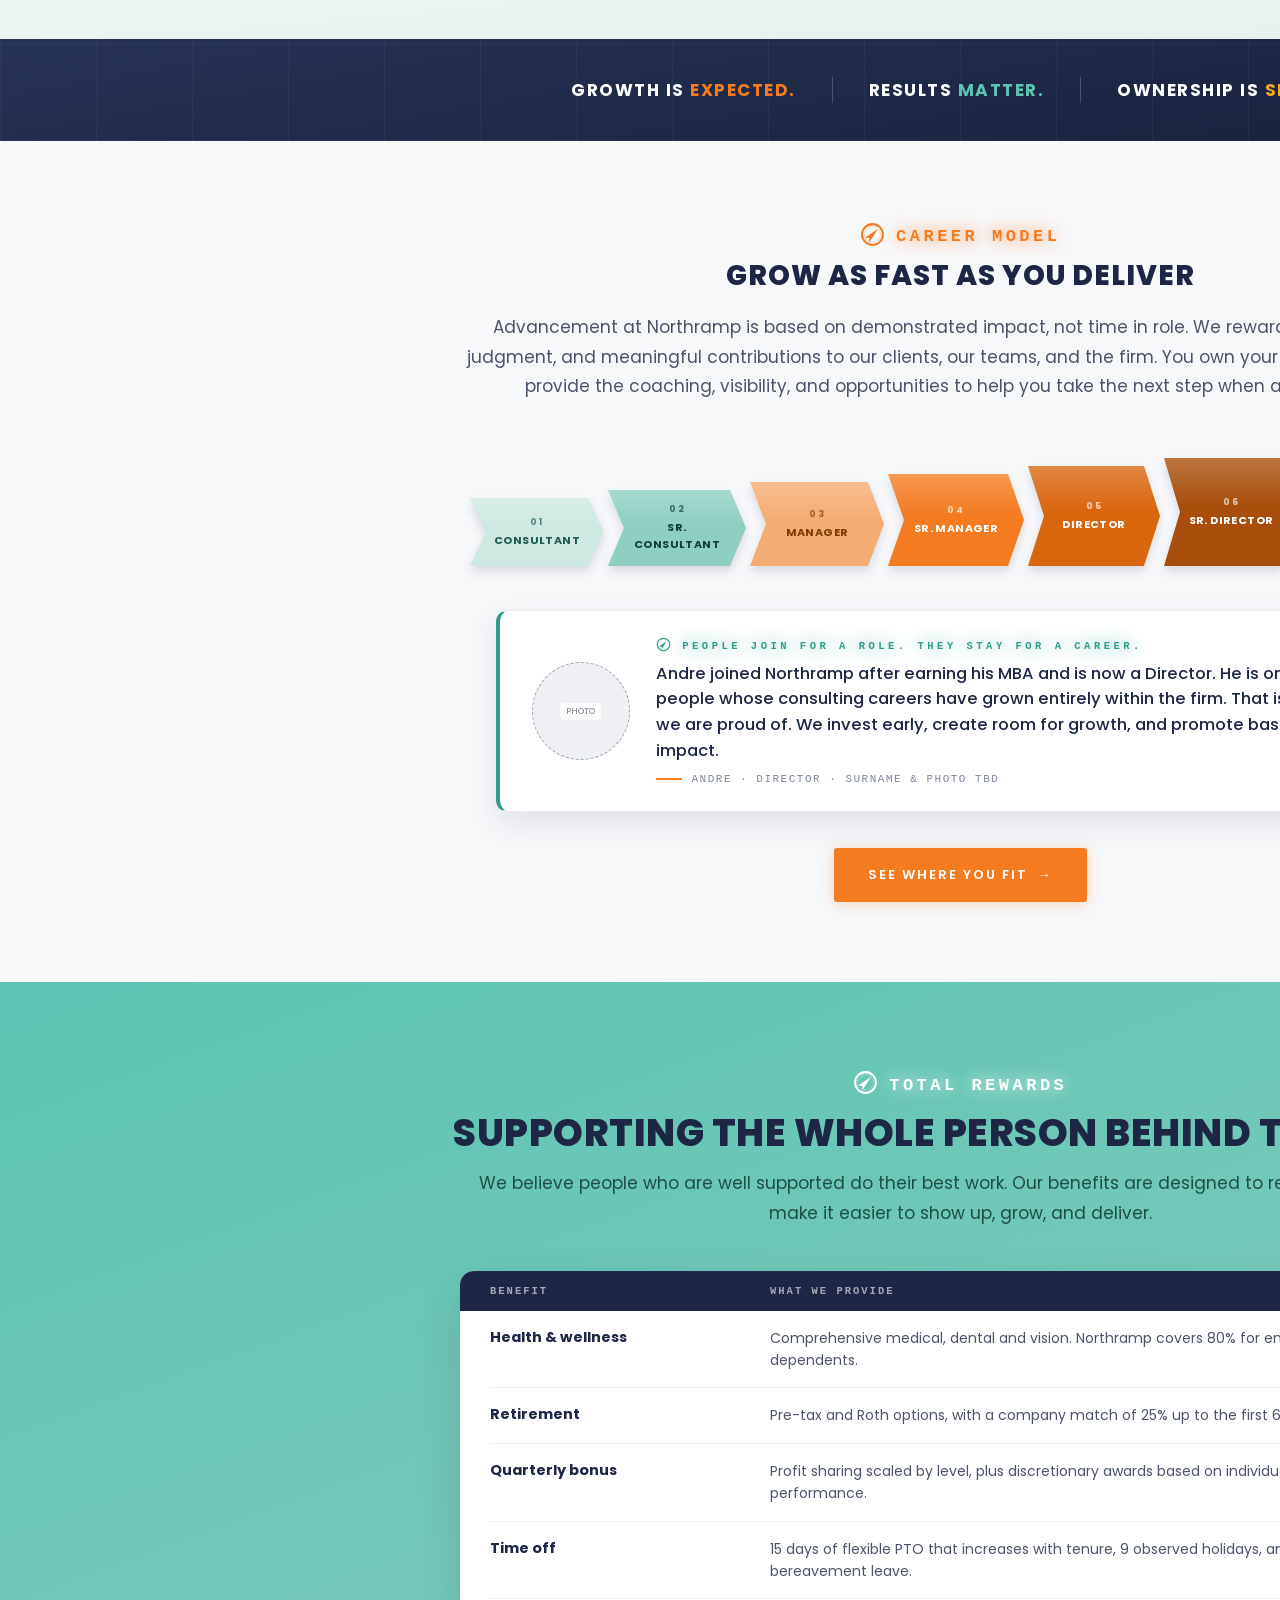
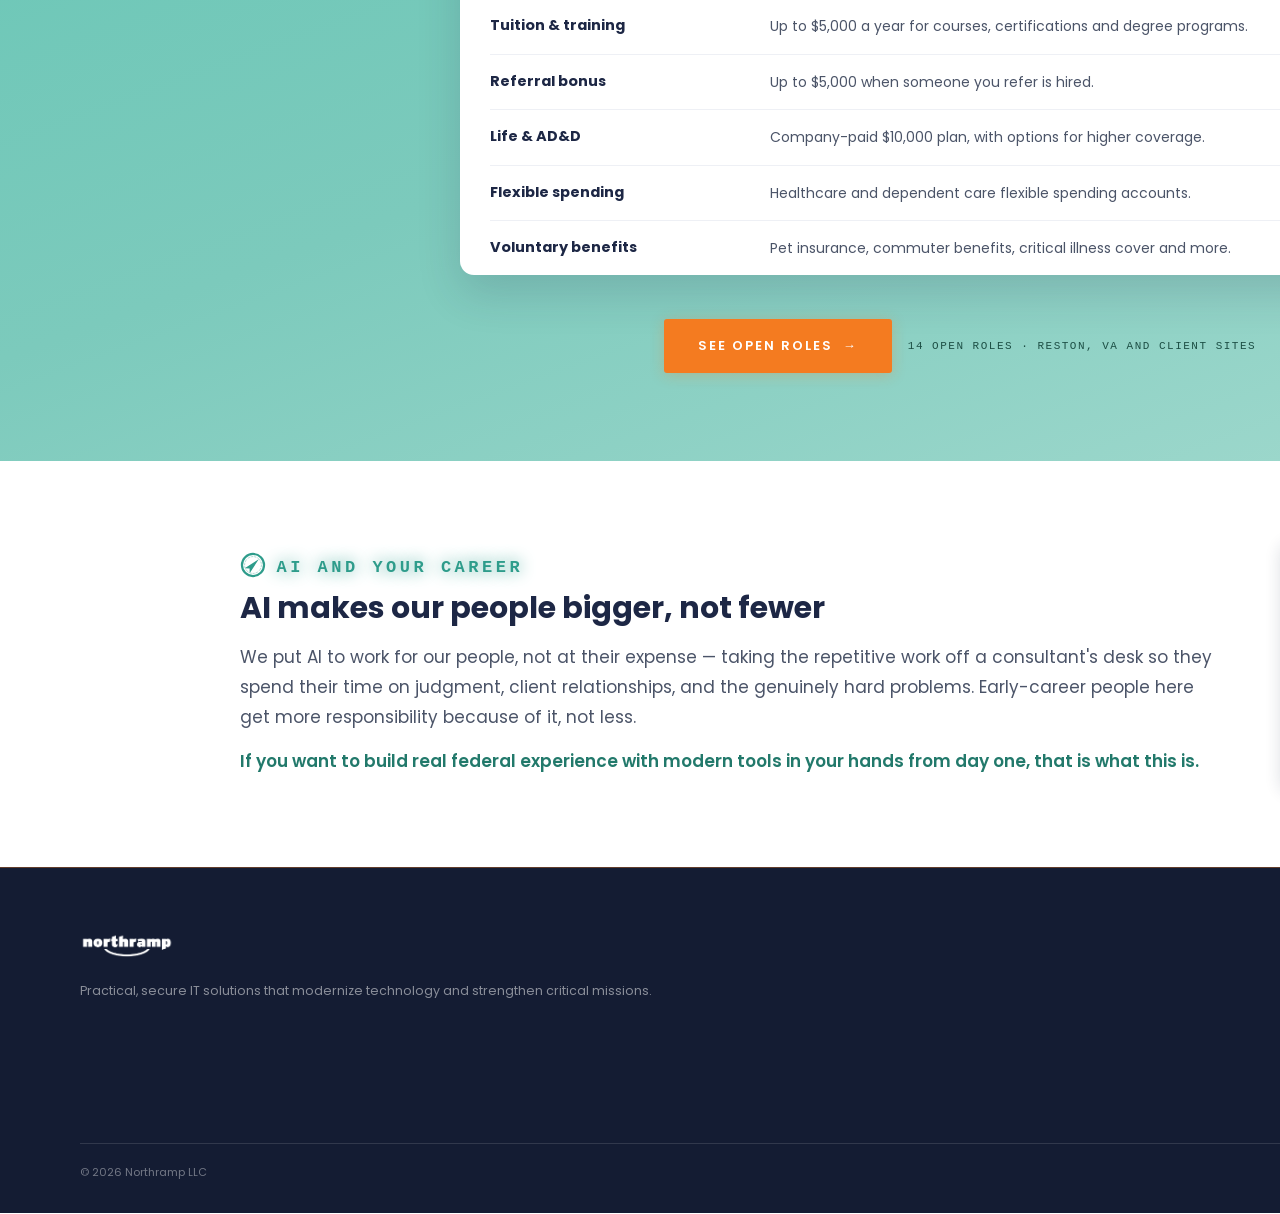
<file: careers.html>
<!DOCTYPE html>
<html lang="en">

<head>
  <meta charset="utf-8">
  <meta name="viewport" content="width=1920">
  <title>Careers | Where Technology Meets Purpose</title>
  <meta name="description" content="A six-time WTOP News D.C. Top Workplace. Grow as fast as you deliver.">
  <link rel="icon" type="image/svg+xml" href="images/favicon.svg">
  <link rel="stylesheet" href="css/styles.css">
</head>

<body id="top">

  <div class="page">

    <div class="hdr">
      <a href="index.html">
        <img src="images/logo-northramp.png" alt="northramp">
      </a>
      <div class="nav"><a href="capabilities.html">Capabilities</a><b>Careers</b><a href="about.html">About</a><a
          href="contact.html">Contact</a></div>
    </div>
    
    <div class="hero" style="height:400px">
      <img src="images/new-employee.jpg" alt="New Northramp team member welcomed with a handshake" style="object-position:50% 30%">
      <div class="scrim"></div>
      <div class="wrap" style="position:relative;padding-top:158px">
        <div class="k">Careers</div>
        <div
          style="font-size:38px;font-weight:800;color:#fff;margin-top:10px;letter-spacing:.5px;line-height:1.2;max-width:1000px">WHERE TECHNOLOGY MEETS PURPOSE
        </div>
        <div style="display:flex;gap:16px;align-items:center;margin-top:26px">
          <a class="btn">SEE OPEN ROLES</a>
          <a class="btn ghost">START YOUR JOURNEY</a>
          <span class="mono"
            style="font-size:11px;letter-spacing:1.5px;color:rgba(255,255,255,.75);background:rgba(255,255,255,.5);padding:7px 14px;border-radius:999px">14
            OPEN ROLES</span>
        </div>
      </div>
    </div>
    <div style="background:#fff;padding:80px 0;position:relative">
      <div class="wrap" style="display:flex;gap:54px;align-items:center">
        <div style="flex:1">
          <div class="k" style="color:#2E9C8B">Technology Meets Purpose</div>
          <div style="font-size:30px;font-weight:700;color:#1d2745;margin-top:10px">Ready to build something <span
              style="color:#2E9C8B">meaningful</span>?</div>
          <div class="p" style="margin-top:16px">At Northramp, you are challenged, trusted, and supported. You take real
            ownership, work alongside experienced and collaborative teammates, and get active support from leaders who
            are engaged and accessible. We hold high standards because our clients' missions demand it, and we invest
            in our people to help them meet those standards.</div>
          <div class="p" style="margin-top:14px">Explore our open positions, or introduce yourself through our General Interest application if the right opportunity is not open today.</div>
          <div style="display:flex;gap:18px;margin-top:26px;align-items:center"><a class="btn">BROWSE OPEN ROLES</a><a
              href="contact.html" style="font-size:14px;font-weight:600;color:#22796b">General Interest application
              →</a></div>
        </div>
        <div class="hero"
          style="width:420px;height:280px;flex:none;border-radius:12px;box-shadow:0 4px 16px rgba(29,39,69,.14)"><img
            src="images/team-collaboration.jpg" alt="Northramp team collaborating over a tablet"></div>
      </div>
    </div>
    <div
      style="background:linear-gradient(175deg,#EAF6F3 0%,#F2F8F6 55%,#E4F1ED 100%);padding:96px 0;position:relative">
      <div class="wrap" style="display:flex;gap:56px;align-items:center">
        <div style="width:380px;flex:none">
          <div class="k" style="color:#2E9C8B">How We Navigate</div>
          <div
            style="font-size:36px;font-weight:800;letter-spacing:.5px;margin-top:14px;line-height:1.15;color:#1d2745">
            OUR CULTURE<br><span style="color:#2E9C8B">PRINCIPLES</span></div>
          <div class="p" style="margin:18px 0 0">Voted a Washington, D.C. Top Workplace by WTOP News six years running, and
            we believe our culture principles are a big part of why. They shape how we work with clients and with each other.</div>
          <div
            style="background:#fff;border:1px solid #d9ece6;border-radius:12px;padding:22px 22px 16px;margin-top:30px;box-shadow:0 14px 36px rgba(29,39,69,.14);position:relative">
            <div style="position:absolute;top:-13px;left:50%;transform:translateX(-50%)"><span
                style="background:#F2A81D;color:#1d2745;font-size:11px;font-weight:700;letter-spacing:2px;padding:6px 16px;border-radius:999px;white-space:nowrap;box-shadow:0 4px 12px rgba(0,0,0,.3)">6
                YEARS RUNNING</span></div>
            <img src="images/careers-culture-1.png" alt="Top Workplaces, six years running"
              style="display:block;width:100%">
            <div class="mono"
              style="font-size:10.5px;color:#7c8598;text-align:center;margin-top:12px;letter-spacing:1.5px">WTOP NEWS ·
              D.C. TOP WORKPLACES · 2021–2026</div>
          </div>
        </div>
        <div style="flex:1;display:grid;grid-template-columns:1fr 1fr;gap:16px">
          <div
            style="position:relative;overflow:hidden;background:#fff;border:1px solid #e7e9f0;border-left:3px solid #f47b20;border-radius:10px;padding:24px 24px 22px;text-align:left;transition:transform .2s ease,background .2s ease,box-shadow .2s ease">
            <div class="mono"
              style="position:absolute;top:12px;right:14px;font-size:32px;font-weight:700;letter-spacing:1px;color:rgba(29,39,69,.08)">
              N 000°</div>
            <div class="mono" style="font-size:12px;font-weight:700;color:#f47b20;letter-spacing:2.5px">01</div>
            <div
              style="font-size:16px;font-weight:700;letter-spacing:1.2px;margin-top:12px;color:#1d2745;padding-right:36px">
              LOW EGO, HIGH ACCOUNTABILITY</div>
            <div class="p" style="font-size:13.5px;margin-top:9px">The work matters more than the credit. We own
              outcomes, not titles.</div>
          </div>
          <div
            style="position:relative;overflow:hidden;background:#fff;border:1px solid #e7e9f0;border-left:3px solid #2E9C8B;border-radius:10px;padding:24px 24px 22px;text-align:left;transition:transform .2s ease,background .2s ease,box-shadow .2s ease">
            <div class="mono"
              style="position:absolute;top:12px;right:14px;font-size:32px;font-weight:700;letter-spacing:1px;color:rgba(29,39,69,.08)">
              NE 045°</div>
            <div class="mono" style="font-size:12px;font-weight:700;color:#2E9C8B;letter-spacing:2.5px">02</div>
            <div
              style="font-size:16px;font-weight:700;letter-spacing:1.2px;margin-top:12px;color:#1d2745;padding-right:36px">
              LEADERSHIP IS ACCESSIBLE &amp; HANDS-ON</div>
            <div class="p" style="font-size:13.5px;margin-top:9px">Leaders stay close to the work and close to you. Engaged, accessible, and invested.</div>
          </div>
          <div
            style="position:relative;overflow:hidden;background:#fff;border:1px solid #e7e9f0;border-left:3px solid #F2A81D;border-radius:10px;padding:24px 24px 22px;text-align:left;transition:transform .2s ease,background .2s ease,box-shadow .2s ease">
            <div class="mono"
              style="position:absolute;top:12px;right:14px;font-size:32px;font-weight:700;letter-spacing:1px;color:rgba(29,39,69,.08)">
              E 090°</div>
            <div class="mono" style="font-size:12px;font-weight:700;color:#F2A81D;letter-spacing:2.5px">03</div>
            <div
              style="font-size:16px;font-weight:700;letter-spacing:1.2px;margin-top:12px;color:#1d2745;padding-right:36px">
              IDEAS ARE SHARED, NOT SILOED</div>
            <div class="p" style="font-size:13.5px;margin-top:9px">The best answer wins, wherever it comes from. Analyst to executive.</div>
          </div>
          <div
            style="position:relative;overflow:hidden;background:#fff;border:1px solid #e7e9f0;border-left:3px solid #f47b20;border-radius:10px;padding:24px 24px 22px;text-align:left;transition:transform .2s ease,background .2s ease,box-shadow .2s ease">
            <div class="mono"
              style="position:absolute;top:12px;right:14px;font-size:32px;font-weight:700;letter-spacing:1px;color:rgba(29,39,69,.08)">
              SE 135°</div>
            <div class="mono" style="font-size:12px;font-weight:700;color:#f47b20;letter-spacing:2.5px">04</div>
            <div
              style="font-size:16px;font-weight:700;letter-spacing:1.2px;margin-top:12px;color:#1d2745;padding-right:36px">
              EMPOWERED TO ACT, RECOGNIZED FOR RESULTS</div>
            <div class="p" style="font-size:13.5px;margin-top:9px">
              You get room to run, support when you need it, and recognition when you deliver.
            </div>
          </div>
        </div>
      </div>
    </div>
    <div class="navy" style="padding:38px 64px">
      <div style="display:flex;justify-content:center;align-items:center;gap:36px;flex-wrap:wrap">
        <div style="font-size:17px;font-weight:700;letter-spacing:1.5px;color:#fff">GROWTH IS <span
            style="color:#f47b20">EXPECTED.</span></div>
        <div style="width:1px;height:26px;background:rgba(255,255,255,.2)"></div>
        <div style="font-size:17px;font-weight:700;letter-spacing:1.5px;color:#fff">RESULTS <span
            style="color:#5BC4B2">MATTER.</span></div>
        <div style="width:1px;height:26px;background:rgba(255,255,255,.2)"></div>
        <div style="font-size:17px;font-weight:700;letter-spacing:1.5px;color:#fff">OWNERSHIP IS <span
            style="color:#F2A81D">SHARED.</span></div>
      </div>
    </div>
    <div style="background:#f7f8fa;text-align:center;padding:80px 64px;position:relative">
      <div class="k">Career Model</div>
      <div style="font-size:28px;font-weight:800;color:#1d2745;letter-spacing:1px;margin-top:8px">GROW AS FAST AS YOU
        DELIVER</div>
      <div class="p" style="max-width:1000px;margin:16px auto 0">
        Advancement at Northramp is based on demonstrated impact,
        not time in role. We reward initiative, sound judgment, and meaningful contributions to our clients, our
        teams, and the firm. You own your growth. Our leaders provide the coaching, visibility, and opportunities to help you take the next step when are you ready.</div>


      <div class="ladder" style="position:relative">
        <div class="ladder-track"
          style="display:flex;justify-content:center;align-items:flex-end;gap:4px;margin:44px 0 4px">
          <div class="lvl" data-idx="0" role="button" tabindex="0" aria-label="CONSULTANT — career level 01"
            aria-expanded="false"
            style="filter:drop-shadow(0 5px 5px rgba(29,39,69,.15));transition:filter .25s ease,transform .25s ease;cursor:pointer">
            <div class="lvl-face"
              style="width:134px;height:68px;background:linear-gradient(180deg,rgba(255,255,255,.22),rgba(255,255,255,0) 45%),#CDE9E2;color:#1d5a4f;clip-path:polygon(0 0,calc(100% - 16px) 0,100% 50%,calc(100% - 16px) 100%,0 100%,16px 50%);display:flex;flex-direction:column;align-items:center;justify-content:center;gap:3px;font-size:11px;font-weight:700;letter-spacing:.4px;padding:0 20px;box-sizing:border-box;text-align:center">
              <span style="font-size:9px;opacity:.7;letter-spacing:2px">01</span><span>CONSULTANT</span></div>
          </div>
          <div class="lvl" data-idx="1" role="button" tabindex="0" aria-label="SR CONSULTANT — career level 02"
            aria-expanded="false"
            style="filter:drop-shadow(0 5px 5px rgba(29,39,69,.15));transition:filter .25s ease,transform .25s ease;cursor:pointer">
            <div class="lvl-face"
              style="width:138px;height:76px;background:linear-gradient(180deg,rgba(255,255,255,.22),rgba(255,255,255,0) 45%),#8FCFC2;color:#123f37;clip-path:polygon(0 0,calc(100% - 16px) 0,100% 50%,calc(100% - 16px) 100%,0 100%,16px 50%);display:flex;flex-direction:column;align-items:center;justify-content:center;gap:3px;font-size:11px;font-weight:700;letter-spacing:.4px;padding:0 20px;box-sizing:border-box;text-align:center">
              <span style="font-size:9px;opacity:.7;letter-spacing:2px">02</span><span>SR. CONSULTANT</span></div>
          </div>
          <div class="lvl" data-idx="2" role="button" tabindex="0" aria-label="MANAGER — career level 03"
            aria-expanded="false"
            style="filter:drop-shadow(0 5px 5px rgba(29,39,69,.15));transition:filter .25s ease,transform .25s ease;cursor:pointer">
            <div class="lvl-face"
              style="width:134px;height:84px;background:linear-gradient(180deg,rgba(255,255,255,.22),rgba(255,255,255,0) 45%),#F5AC72;color:#7c3d08;clip-path:polygon(0 0,calc(100% - 16px) 0,100% 50%,calc(100% - 16px) 100%,0 100%,16px 50%);display:flex;flex-direction:column;align-items:center;justify-content:center;gap:3px;font-size:11px;font-weight:700;letter-spacing:.4px;padding:0 20px;box-sizing:border-box;text-align:center">
              <span style="font-size:9px;opacity:.7;letter-spacing:2px">03</span><span>MANAGER</span></div>
          </div>
          <div class="lvl" data-idx="3" role="button" tabindex="0" aria-label="SR MANAGER — career level 04"
            aria-expanded="false"
            style="filter:drop-shadow(0 5px 5px rgba(29,39,69,.15));transition:filter .25s ease,transform .25s ease;cursor:pointer">
            <div class="lvl-face"
              style="width:136px;height:92px;background:linear-gradient(180deg,rgba(255,255,255,.22),rgba(255,255,255,0) 45%),#F47B20;color:#fff;clip-path:polygon(0 0,calc(100% - 16px) 0,100% 50%,calc(100% - 16px) 100%,0 100%,16px 50%);display:flex;flex-direction:column;align-items:center;justify-content:center;gap:3px;font-size:11px;font-weight:700;letter-spacing:.4px;padding:0 20px;box-sizing:border-box;text-align:center">
              <span style="font-size:9px;opacity:.7;letter-spacing:2px">04</span><span>SR. MANAGER</span></div>
          </div>
          <div class="lvl" data-idx="4" role="button" tabindex="0" aria-label="DIRECTOR — career level 05"
            aria-expanded="false"
            style="filter:drop-shadow(0 5px 5px rgba(29,39,69,.15));transition:filter .25s ease,transform .25s ease;cursor:pointer">
            <div class="lvl-face"
              style="width:132px;height:100px;background:linear-gradient(180deg,rgba(255,255,255,.22),rgba(255,255,255,0) 45%),#D9660D;color:#fff;clip-path:polygon(0 0,calc(100% - 16px) 0,100% 50%,calc(100% - 16px) 100%,0 100%,16px 50%);display:flex;flex-direction:column;align-items:center;justify-content:center;gap:3px;font-size:11px;font-weight:700;letter-spacing:.4px;padding:0 20px;box-sizing:border-box;text-align:center">
              <span style="font-size:9px;opacity:.7;letter-spacing:2px">05</span><span>DIRECTOR</span></div>
          </div>
          <div class="lvl" data-idx="5" role="button" tabindex="0" aria-label="SR DIRECTOR — career level 06"
            aria-expanded="false"
            style="filter:drop-shadow(0 5px 5px rgba(29,39,69,.15));transition:filter .25s ease,transform .25s ease;cursor:pointer">
            <div class="lvl-face"
              style="width:134px;height:108px;background:linear-gradient(180deg,rgba(255,255,255,.22),rgba(255,255,255,0) 45%),#A84E0A;color:#fff;clip-path:polygon(0 0,calc(100% - 16px) 0,100% 50%,calc(100% - 16px) 100%,0 100%,16px 50%);display:flex;flex-direction:column;align-items:center;justify-content:center;gap:3px;font-size:11px;font-weight:700;letter-spacing:.4px;padding:0 20px;box-sizing:border-box;text-align:center">
              <span style="font-size:9px;opacity:.7;letter-spacing:2px">06</span><span>SR. DIRECTOR</span></div>
          </div>
          <div class="lvl" data-idx="6" role="button" tabindex="0" aria-label="MANAGING DIRECTOR — career level 07"
            aria-expanded="false"
            style="filter:drop-shadow(0 5px 5px rgba(29,39,69,.15));transition:filter .25s ease,transform .25s ease;cursor:pointer">
            <div class="lvl-face"
              style="width:148px;height:120px;background:linear-gradient(180deg,rgba(255,255,255,.22),rgba(255,255,255,0) 45%),#1d2745;color:#fff;clip-path:polygon(0 0,calc(100% - 16px) 0,100% 50%,calc(100% - 16px) 100%,0 100%,16px 50%);display:flex;flex-direction:column;align-items:center;justify-content:center;gap:3px;font-size:11px;font-weight:700;letter-spacing:.4px;padding:0 20px;box-sizing:border-box;text-align:center">
              <span style="font-size:9px;opacity:.7;letter-spacing:2px">07</span><span>MANAGING DIRECTOR</span></div>
          </div>
        </div>
        <div class="ladder-pop" role="tooltip" aria-hidden="true"
          style="position:absolute;z-index:20;width:320px;background:#fff;border:1px solid #e7e9f0;border-top:3px solid #f47b20;border-radius:10px;box-shadow:0 18px 44px rgba(29,39,69,.22);padding:16px 20px;opacity:0;visibility:hidden;transform:translateY(6px);transition:opacity .2s ease,transform .2s ease,visibility .2s ease;pointer-events:none;text-align:left">
          <div class="ladder-pop-kicker mono" style="font-size:10px;font-weight:700;letter-spacing:2px;color:#f47b20">
          </div>
          <div class="ladder-pop-title"
            style="font-size:15px;font-weight:700;color:#1d2745;margin-top:5px;letter-spacing:.3px"></div>
          <div class="ladder-pop-body" style="font-size:12.5px;line-height:1.65;color:#4b5468;margin-top:7px"></div>
          <span class="ladder-pop-arrow"
            style="position:absolute;bottom:-7px;left:50%;transform:translateX(-50%) rotate(45deg);width:12px;height:12px;background:#fff;border-right:1px solid #e7e9f0;border-bottom:1px solid #e7e9f0"></span>
        </div>
      </div>


      <div
        style="max-width:860px;margin:44px auto 0;background:#fff;border:1px solid #e7e9f0;border-left:4px solid #2E9C8B;border-radius:12px;padding:26px 32px;display:flex;gap:26px;align-items:center;text-align:left;box-shadow:0 12px 30px rgba(29,39,69,.1)">
        <div class="ph" style="width:96px;height:96px;border-radius:50%;flex:none"><span
            style="font-size:9px;padding:2px 6px">PHOTO</span></div>
        <div>
          <div class="k" style="color:#2E9C8B;font-size:10.5px">People join for a role. They stay for a career.</div>
          <div style="font-size:16.5px;font-weight:500;color:#1d2745;line-height:1.55;margin-top:8px">Andre joined
            Northramp after earning his MBA and is now a Director. He is one of several people whose consulting
            careers have grown entirely within the firm. That is the pattern we are proud of. We invest early, create room for growth, and promote based on impact.
          </div>
          <div style="display:flex;align-items:center;gap:10px;margin-top:10px"><span
              style="width:26px;height:2px;background:#f47b20"></span><span class="mono"
              style="font-size:11px;letter-spacing:1.5px;color:#7c8598">ANDRE · DIRECTOR · SURNAME &amp; PHOTO
              TBD</span></div>
        </div>
      </div>
      <a class="btn" style="margin-top:36px">SEE WHERE YOU FIT</a>
    </div>
    <div
      style="background:linear-gradient(160deg,#5BC4B2 0%,#7CCABC 55%,#A8DCD1 100%);text-align:center;padding:88px 64px;position:relative">
      <div class="k" style="color:#fff">Total Rewards</div>
      <div
        style="font-size:38px;font-weight:800;color:#1d2745;letter-spacing:.5px;margin-top:14px;line-height:1.2;margin-left:auto;margin-right:auto">
        SUPPORTING THE WHOLE PERSON BEHIND THE WORK</div>
      <div class="p" style="max-width:1000px;margin:14px auto 0;color:#1d4f45">We believe people who are well supported
        do their best work. Our benefits are designed to remove friction and make it easier to show up, grow, and
        deliver.</div>
      <div
        style="max-width:1000px;margin:42px auto 0;background:#fff;border-radius:14px;overflow:hidden;box-shadow:0 18px 44px rgba(29,39,69,.16);text-align:left">
        <div
          style="display:grid;grid-template-columns:280px 1fr;background:#1d2745;color:rgba(255,255,255,.6);font:600 10.5px ui-monospace,Menlo,monospace;letter-spacing:2px;padding:14px 30px">
          <div>BENEFIT</div>
          <div>WHAT WE PROVIDE</div>
        </div>
        <div style="display:grid;grid-template-columns:280px 1fr;row-gap:0;padding:0 30px">
          <div style="font-size:14.5px;font-weight:700;color:#1d2745;padding:16px 0;border-bottom:1px solid #eef0f5">
            Health &amp; wellness</div>
          <div style="font-size:14px;line-height:1.6;color:#4b5468;padding:16px 0;border-bottom:1px solid #eef0f5">
            Comprehensive medical, dental and vision. Northramp covers 80% for employees and 50% for dependents.</div>
          <div style="font-size:14.5px;font-weight:700;color:#1d2745;padding:16px 0;border-bottom:1px solid #eef0f5">
            Retirement</div>
          <div style="font-size:14px;line-height:1.6;color:#4b5468;padding:16px 0;border-bottom:1px solid #eef0f5">
            Pre-tax and Roth options, with a company match of 25% up to the first 6% of pay.</div>
          <div style="font-size:14.5px;font-weight:700;color:#1d2745;padding:16px 0;border-bottom:1px solid #eef0f5">
            Quarterly bonus</div>
          <div style="font-size:14px;line-height:1.6;color:#4b5468;padding:16px 0;border-bottom:1px solid #eef0f5">
            Profit sharing scaled by level, plus discretionary awards based on individual and company performance.</div>
          <div style="font-size:14.5px;font-weight:700;color:#1d2745;padding:16px 0;border-bottom:1px solid #eef0f5">
            Time off</div>
          <div style="font-size:14px;line-height:1.6;color:#4b5468;padding:16px 0;border-bottom:1px solid #eef0f5">15
            days of flexible PTO that increases with tenure, 9 observed holidays, and paid parental and bereavement
            leave.</div>
          <div style="font-size:14.5px;font-weight:700;color:#1d2745;padding:16px 0;border-bottom:1px solid #eef0f5">
            Tuition &amp; training</div>
          <div style="font-size:14px;line-height:1.6;color:#4b5468;padding:16px 0;border-bottom:1px solid #eef0f5">Up to
            $5,000 a year for courses, certifications and degree programs.</div>
          <div style="font-size:14.5px;font-weight:700;color:#1d2745;padding:16px 0;border-bottom:1px solid #eef0f5">
            Referral bonus</div>
          <div style="font-size:14px;line-height:1.6;color:#4b5468;padding:16px 0;border-bottom:1px solid #eef0f5">Up to
            $5,000 when someone you refer is hired.</div>
          <div style="font-size:14.5px;font-weight:700;color:#1d2745;padding:16px 0;border-bottom:1px solid #eef0f5">
            Life &amp; AD&amp;D</div>
          <div style="font-size:14px;line-height:1.6;color:#4b5468;padding:16px 0;border-bottom:1px solid #eef0f5">
            Company-paid $10,000 plan, with options for higher coverage.</div>
          <div style="font-size:14.5px;font-weight:700;color:#1d2745;padding:16px 0;border-bottom:1px solid #eef0f5">
            Flexible spending</div>
          <div style="font-size:14px;line-height:1.6;color:#4b5468;padding:16px 0;border-bottom:1px solid #eef0f5">
            Healthcare and dependent care flexible spending accounts.</div>
          <div style="font-size:14.5px;font-weight:700;color:#1d2745;padding:16px 0">Voluntary benefits</div>
          <div style="font-size:14px;line-height:1.6;color:#4b5468;padding:16px 0">Pet insurance, commuter benefits,
            critical illness cover and more.</div>
        </div>
      </div>
      <div style="display:flex;gap:16px;justify-content:center;align-items:center;margin-top:44px"><a class="btn">SEE
          OPEN ROLES</a><span class="mono" style="font-size:11px;letter-spacing:1.5px;color:#1d4f45">14 OPEN ROLES ·
          RESTON, VA AND CLIENT SITES</span></div>
    </div>
    <div style="background:#fff;padding:78px 0;position:relative">
      <div class="wrap" style="display:flex;gap:60px;align-items:center">
        <div style="flex:1">
          <div class="k" style="color:#2E9C8B">AI and Your Career</div>
          <div style="font-size:30px;font-weight:700;color:#1d2745;margin-top:12px;line-height:1.25">AI makes our people
            bigger, not fewer</div>
          <div class="p" style="margin-top:16px">We put AI to work for our people, not at their expense — taking the
            repetitive work off a consultant's desk so they spend their time on judgment, client relationships, and the
            genuinely hard problems. Early-career people here get more responsibility because of it, not less.</div>
          <div class="p" style="margin-top:14px;font-weight:600;color:#22796b">If you want to build real federal
            experience with modern tools in your hands from day one, that is what this is.</div>
        </div>
        <div class="hero"
          style="width:400px;height:250px;flex:none;border-radius:12px;box-shadow:0 4px 16px rgba(29,39,69,.14)"><img
            src="images/engineer-serverroom.jpg" alt="Northramp engineer at work">
          <div class="scrim" style="background:linear-gradient(rgba(20,28,55,.1),rgba(20,28,55,.35))"></div>
        </div>
      </div>
    </div>
    <div class="ftr">
      <div style="display:flex;justify-content:space-between;gap:48px;align-items:flex-start">
        <div><img src="images/logo-northramp.png" alt="northramp"
            style="height:26px;filter:brightness(0) invert(1)">
          <div style="font-size:12.5px;line-height:1.8;color:rgba(255,255,255,.5);margin-top:16px">Practical, secure IT
            solutions that modernize technology and strengthen critical missions.</div>
        </div>
        <div style="display:flex;gap:72px">
          <div>
            <div class="fh">EXPLORE</div>
            <div style="display:flex;flex-direction:column;gap:10px;font-size:13px"><a href="index.html">Home</a><a
                href="capabilities.html">Capabilities</a><a href="#top">Careers</a><a href="about.html">About</a><a
                href="contact.html">Contact</a></div>
          </div>
          <div>
            <div class="fh">CONTACT</div>
            <div style="font-size:13px;line-height:2.1;color:rgba(255,255,255,.65)">1818 Library Street, Suite
              500<br>Reston, VA 20190<br>(866) 602-8688<br><a href="contact.html">info@northramp.com</a></div>
          </div>
          <div>
            <div class="fh">CONTRACT DATA</div>
            <div class="mono" style="font-size:12px;line-height:2.2;color:rgba(255,255,255,.65)">
              UEI&nbsp;&nbsp;EB7XW4128N89<br>CAGE&nbsp;&nbsp;6QGJ1<br>GSA MAS GS35F496BA</div>
          </div>
        </div>
      </div>
      <div
        style="border-top:1px solid rgba(255,255,255,.12);margin-top:40px;padding-top:20px;display:flex;justify-content:space-between;font-size:11px;color:rgba(255,255,255,.4)">
        <span>© 2026 Northramp LLC</span><span class="mono">FOLLOW · <a
            href="contact.html">LINKEDIN</a></span></div>
    </div>
  </div>

  <script src="js/ladder.js"></script>
</body>

</html>
</file>
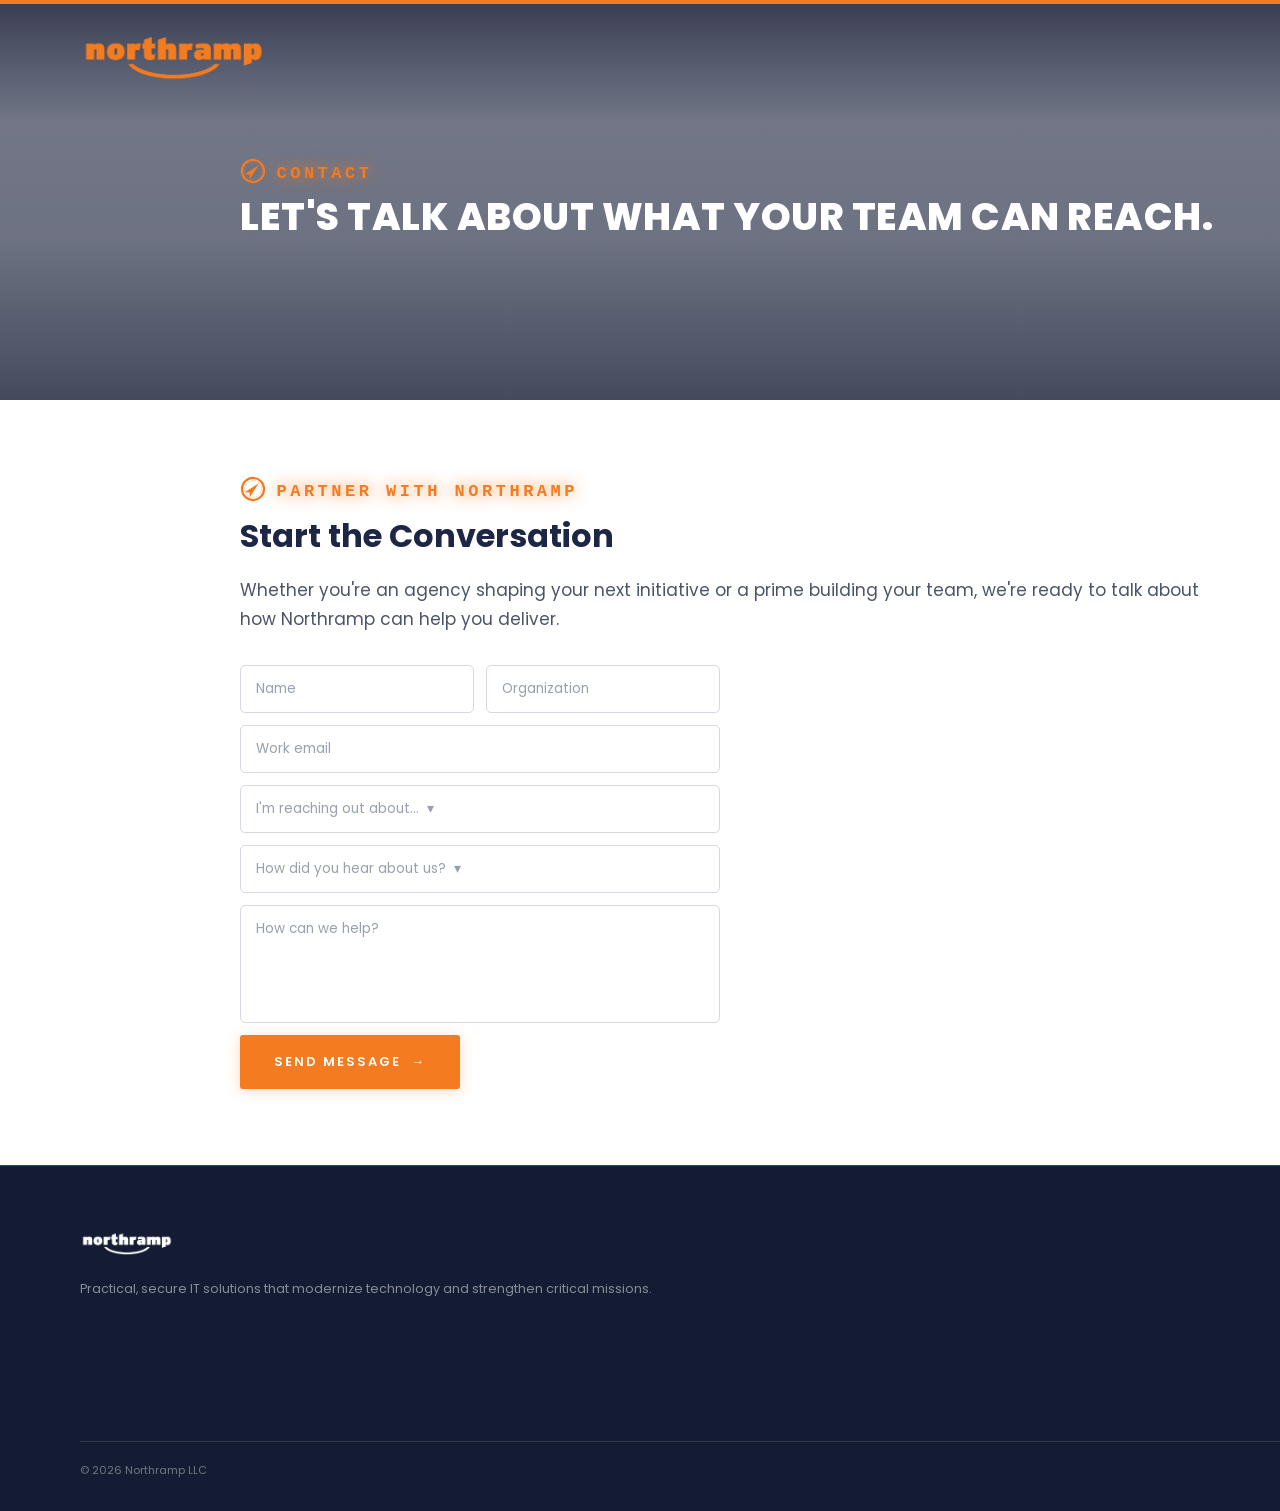
<file: contact.html>
<!DOCTYPE html>
<html lang="en">

<head>
  <meta charset="utf-8">
  <meta name="viewport" content="width=1920">
  <title>Contact | Partner With Northramp</title>
  <meta name="description" content="Start the conversation — UEI EB7XW4128N89 · CAGE 6QGJ1 · GSA MAS GS35F496BA.">
  <link rel="icon" type="image/svg+xml" href="images/favicon.svg">
  <link rel="stylesheet" href="css/styles.css">
</head>

<body id="top">

  <div class="page">

    <div class="hdr">
      <a href="index.html">
        <img src="images/logo-northramp.png" alt="northramp">
      </a>
      <div class="nav"><a href="capabilities.html">Capabilities</a><a href="careers.html">Careers</a><a
          href="about.html">About</a><b>Contact</b></div>
    </div>
    <div class="hero" style="height:400px">
      <div class="scrim"></div>
      <div class="wrap" style="position:relative;padding-top:158px">
        <div class="k">Contact</div>
        <div
          style="font-size:38px;font-weight:800;color:#fff;margin-top:10px;letter-spacing:.5px;line-height:1.2;">
          LET'S TALK ABOUT WHAT YOUR TEAM CAN REACH.
        </div>
      </div>
    </div>       
    <div style="background:#fff;padding:76px 0;position:relative">
      <div class="wrap" style="display:flex;gap:70px">
        <div style="flex:1.2">
          <div class="k">Partner With Northramp</div>
          <div style="font-size:32px;font-weight:700;color:#1d2745;margin-top:10px">Start the Conversation</div>
          <div class="p" style="margin:16px 0 30px">Whether you're an agency shaping your next initiative or a prime
            building your team, we're ready to talk about how Northramp can help you deliver.</div>
          <div style="display:flex;flex-direction:column;gap:12px;max-width:480px">
            <div style="display:flex;gap:12px">
              <div
                style="flex:1;border:1px solid #d5d9e4;border-radius:5px;padding:13px 15px;font-size:13.5px;color:#98a0ad">
                Name</div>
              <div
                style="flex:1;border:1px solid #d5d9e4;border-radius:5px;padding:13px 15px;font-size:13.5px;color:#98a0ad">
                Organization</div>
            </div>
            <div style="border:1px solid #d5d9e4;border-radius:5px;padding:13px 15px;font-size:13.5px;color:#98a0ad">
              Work email</div>
            <div style="border:1px solid #d5d9e4;border-radius:5px;padding:13px 15px;font-size:13.5px;color:#98a0ad">I'm
              reaching out about…&nbsp;&nbsp;▾</div>
            <div style="border:1px solid #d5d9e4;border-radius:5px;padding:13px 15px;font-size:13.5px;color:#98a0ad">How
              did you hear about us?&nbsp;&nbsp;▾</div>
            <div
              style="border:1px solid #d5d9e4;border-radius:5px;padding:13px 15px;font-size:13.5px;color:#98a0ad;height:90px">
              How can we help?</div>
            <a class="btn" style="align-self:flex-start">SEND MESSAGE</a>
          </div>
        </div>
        <div style="flex:1;max-width:380px;position:relative">
          <div class="ph" style="height:210px"><span>MAP: Reston, VA</span></div>
          <div class="p" style="margin-top:22px;line-height:2">1818 Library Street, Suite 500<br>Reston, VA
            20190<br>(866) 602-8688<br><a href="#top" style="font-weight:600">info@northramp.com</a></div>
          <div style="border-top:1px solid #e4e6ee;margin-top:22px;padding-top:20px">
          </div>
          <div class="card"
            style="margin-top:22px;padding:16px 20px;display:flex;justify-content:space-between;align-items:center;position:relative">
            <div><b style="font-size:14px;color:#1d2745">Exploring a career instead?</b>
              <div class="p" style="font-size:12.5px;margin-top:3px">We're always meeting curious people.</div>
              <span><a href="careers.html" style="font-weight:600;font-size:13px;letter-spacing:.5px;flex:none">Start your journey →</a></span>
            </div>
          </div>
        </div>
      </div>
    </div>
    <div class="ftr">
      <div style="display:flex;justify-content:space-between;gap:48px;align-items:flex-start">
        <div><img src="images/logo-northramp.png" alt="northramp"
            style="height:26px;filter:brightness(0) invert(1)">
          <div style="font-size:12.5px;line-height:1.8;color:rgba(255,255,255,.5);margin-top:16px">Practical, secure IT
            solutions that modernize technology and strengthen critical missions.</div>
        </div>
        <div style="display:flex;gap:72px">
          <div>
            <div class="fh">EXPLORE</div>
            <div style="display:flex;flex-direction:column;gap:10px;font-size:13px"><a href="index.html">Home</a><a
                href="capabilities.html">Capabilities</a><a href="careers.html">Careers</a><a
                href="about.html">About</a><a href="#top">Contact</a></div>
          </div>
          <div>
            <div class="fh">CONTACT</div>
            <div style="font-size:13px;line-height:2.1;color:rgba(255,255,255,.65)">1818 Library Street, Suite
              500<br>Reston, VA 20190<br>(866) 602-8688<br><a href="#top">info@northramp.com</a></div>
          </div>
          <div>
            <div class="fh">CONTRACT DATA</div>
            <div class="mono" style="font-size:12px;line-height:2.2;color:rgba(255,255,255,.65)">
              UEI&nbsp;&nbsp;EB7XW4128N89<br>CAGE&nbsp;&nbsp;6QGJ1<br>GSA MAS GS35F496BA</div>
          </div>
        </div>
      </div>
      <div
        style="border-top:1px solid rgba(255,255,255,.12);margin-top:40px;padding-top:20px;display:flex;justify-content:space-between;font-size:11px;color:rgba(255,255,255,.4)">
        <span>© 2026 Northramp LLC</span><span class="mono">FOLLOW · <a
            href="#top">LINKEDIN</a></span></div>
    </div>
  </div>

</body>

</html>
</file>
<file: css/styles.css>
/* ============================================================
   NORTHRAMP.COM — REDESIGN STYLESHEET
   Shared by all five pages. Canvas: 1920 x 1080.
   Brand: navy #1d2745 · orange #f47b20 · teal #2E9C8B · gold #F2A81D
   ============================================================ */

@import url('https://fonts.googleapis.com/css2?family=Poppins:wght@400;500;600;700;800&display=swap');
@import url('https://fonts.googleapis.com/css2?family=Montserrat:wght@600;700;800&display=swap');

body {
  margin: 0;
  background: #fff;
  font-family: 'Poppins', sans-serif;
  color: #2c3550
}

a {
  color: #c05a11;
  text-decoration: none
}

a:hover {
  color: #f47b20
}

.page {
  width: 1920px;
  min-height: 1080px;
  margin: 0 auto;
  background: #fff;
  overflow: hidden;
  position: relative
}

.hdr {
  position: absolute;
  top: 0;
  left: 0;
  right: 0;
  z-index: 6;
  display: flex;
  justify-content: space-between;
  align-items: center;
  padding: 26px 80px 34px;
  background: linear-gradient(rgba(16, 23, 46, .6), rgba(16, 23, 46, 0));
  border-top: 4px solid #f47b20
}

.hdr img {
  height: 52px
}

.nav {
  display: flex;
  gap: 42px;
  font-size: 15px;
  color: rgba(255, 255, 255, .85);
  font-weight: 500;
  align-items: center;
  letter-spacing: .3px
}

.nav a {
  color: rgba(255, 255, 255, .88)
}

.nav a:hover {
  color: #fff
}

.nav b {
  color: #fff;
  font-weight: 600;
  padding: 4px 0;
  border-bottom: 2px solid #f47b20
}

.navy {
  color: #fff;
  background: repeating-linear-gradient(90deg, rgba(255, 255, 255, .04) 0, rgba(255, 255, 255, .04) 1px, transparent 1px, transparent 96px), repeating-linear-gradient(0deg, rgba(255, 255, 255, .035) 0, rgba(255, 255, 255, .035) 1px, transparent 1px, transparent 96px), linear-gradient(170deg, #273356 0%, #1d2745 55%, #161f3a 100%)
}

.hero {
  position: relative;
  overflow: hidden
}

.hero>img,
.hero>video {
  position: absolute;
  inset: 0;
  width: 100%;
  height: 100%;
  object-fit: cover
}

.scrim {
  position: absolute;
  inset: 0;
  background: linear-gradient(180deg, rgba(20, 28, 55, .58) 0%, rgba(20, 28, 55, .62) 60%, rgba(16, 23, 46, .78) 100%)
}

.k {
  font: 600 17px ui-monospace, Menlo, monospace;
  letter-spacing: 3.5px;
  color: #f47b20;
  text-transform: uppercase;
  text-shadow: 0 0 16px
}

.k::before {
  content: '';
  display: inline-block;
  width: 1.5em;
  height: 1.5em;
  margin-right: 11px;
  background: currentColor;
  -webkit-mask: url("data:image/svg+xml,%3Csvg xmlns='http://www.w3.org/2000/svg' width='24' height='24'%3E%3Cpath fill-rule='evenodd' d='M12 1a11 11 0 1 0 0 22 11 11 0 0 0 0-22ZM12 3a9 9 0 1 1 0 18 9 9 0 0 1 0-18ZM17.2 6.8L9 19.5 8.9 15.1 4.5 15Z'/%3E%3Ccircle cx='12' cy='12' r='7.6' fill='none' stroke='black' stroke-width='.7' stroke-dasharray='.5 .9'/%3E%3C/svg%3E") center/contain no-repeat;
  mask: url("data:image/svg+xml,%3Csvg xmlns='http://www.w3.org/2000/svg' width='24' height='24'%3E%3Cpath fill-rule='evenodd' d='M12 1a11 11 0 1 0 0 22 11 11 0 0 0 0-22ZM12 3a9 9 0 1 1 0 18 9 9 0 0 1 0-18ZM17.2 6.8L9 19.5 8.9 15.1 4.5 15Z'/%3E%3Ccircle cx='12' cy='12' r='7.6' fill='none' stroke='black' stroke-width='.7' stroke-dasharray='.5 .9'/%3E%3C/svg%3E") center/contain no-repeat;
  vertical-align: -.35em;
  filter: drop-shadow(0 0 6px currentColor)
}

.btn {
  display: inline-flex;
  align-items: center;
  gap: 10px;
  padding: 17px 34px;
  font-size: 13px;
  letter-spacing: 2px;
  font-weight: 600;
  background: #f47b20;
  color: #fff;
  border-radius: 3px;
  box-shadow: 0 2px 14px rgba(244, 123, 32, .28);
  transition: all .2s ease;
  cursor: pointer
}

.btn::after {
  content: '→';
  transition: transform .15s
}

.btn:hover {
  background: #e06a10;
  color: #fff;
  box-shadow: 0 8px 22px rgba(244, 123, 32, .4);
  transform: translateY(-2px)
}

.btn:hover::after {
  transform: translateX(4px)
}

.btn.ghost {
  background: transparent;
  border: 1.5px solid rgba(255, 255, 255, .5);
  box-shadow: none
}

.btn.ghost:hover {
  border-color: #f47b20;
  background: rgba(244, 123, 32, .15)
}

.scard:hover {
  background: #e06a10;
  color: #fff;
  box-shadow: 0 8px 22px rgba(244, 123, 32, .4);
  transform: translateY(-2px)
}

.scard:hover::after {
  transform: translateX(4px)
}

.wrap {
  max-width: 1440px;
  margin: 0 auto;
  padding: 0 80px
}

.ph {
  position: relative;
  border: 1.5px dashed #9aa4b4;
  background: #eef0f3;
  color: #7c8590;
  display: flex;
  align-items: center;
  justify-content: center;
  border-radius: 8px
}

.ph span {
  background: rgba(255, 255, 255, .9);
  padding: 2px 12px;
  font-size: 12px;
  border-radius: 4px
}

.p {
  font-size: 17px;
  line-height: 1.75;
  color: #4b5468
}

.navy .p,
.hero .p {
  color: rgba(255, 255, 255, .85)
}

.ftr {
  background: #141c33;
  color: rgba(255, 255, 255, .65);
  padding: 64px 80px 32px;
  font-size: 14px;
  border-top: 1px solid rgba(244, 123, 32, .35)
}

.ftr a {
  color: rgba(255, 255, 255, .65)
}

.ftr a:hover {
  color: #fff
}

.fh {
  font-size: 10.5px;
  letter-spacing: 2.5px;
  color: rgba(255, 255, 255, .38);
  font-weight: 600;
  margin-bottom: 15px
}

.mono {
  font-family: ui-monospace, Menlo, monospace
}

.card {
  background: #fff;
  border: 1px solid #e7e9f0;
  border-radius: 10px;
  box-shadow: 0 1px 3px rgba(29, 39, 69, .05);
  transition: transform .2s ease, box-shadow .2s ease
}

.dcard .dbody {
  max-height: 0;
  opacity: 0;
  overflow: hidden;
  margin-top: 0;
  transition: max-height .28s ease, opacity .28s ease, margin-top .28s ease
}

.dcard:hover .dbody {
  max-height: 64px;
  opacity: 1;
  margin-top: 8px
}

.acard .dbody {
  max-height: 0;
  opacity: 0;
  overflow: hidden;
  margin-top: 0;
  transition: max-height .3s ease, opacity .3s ease, margin-top .3s ease
}

.acard:hover .dbody {
  max-height: 150px;
  opacity: 1;
  margin-top: 8px
}

.vid {
  position: absolute;
  right: 22px;
  bottom: 18px;
  z-index: 5;
  display: flex;
  align-items: center;
  gap: 8px;
  font-size: 11px;
  color: rgba(255, 255, 255, .75);
  background: rgba(16, 23, 46, .55);
  padding: 6px 14px;
  border-radius: 999px
}

/* --- fit the 1920 canvas into smaller browser windows --- */
@media (max-width:1919px) {
  body {
    overflow-x: auto
  }
}
</file>
